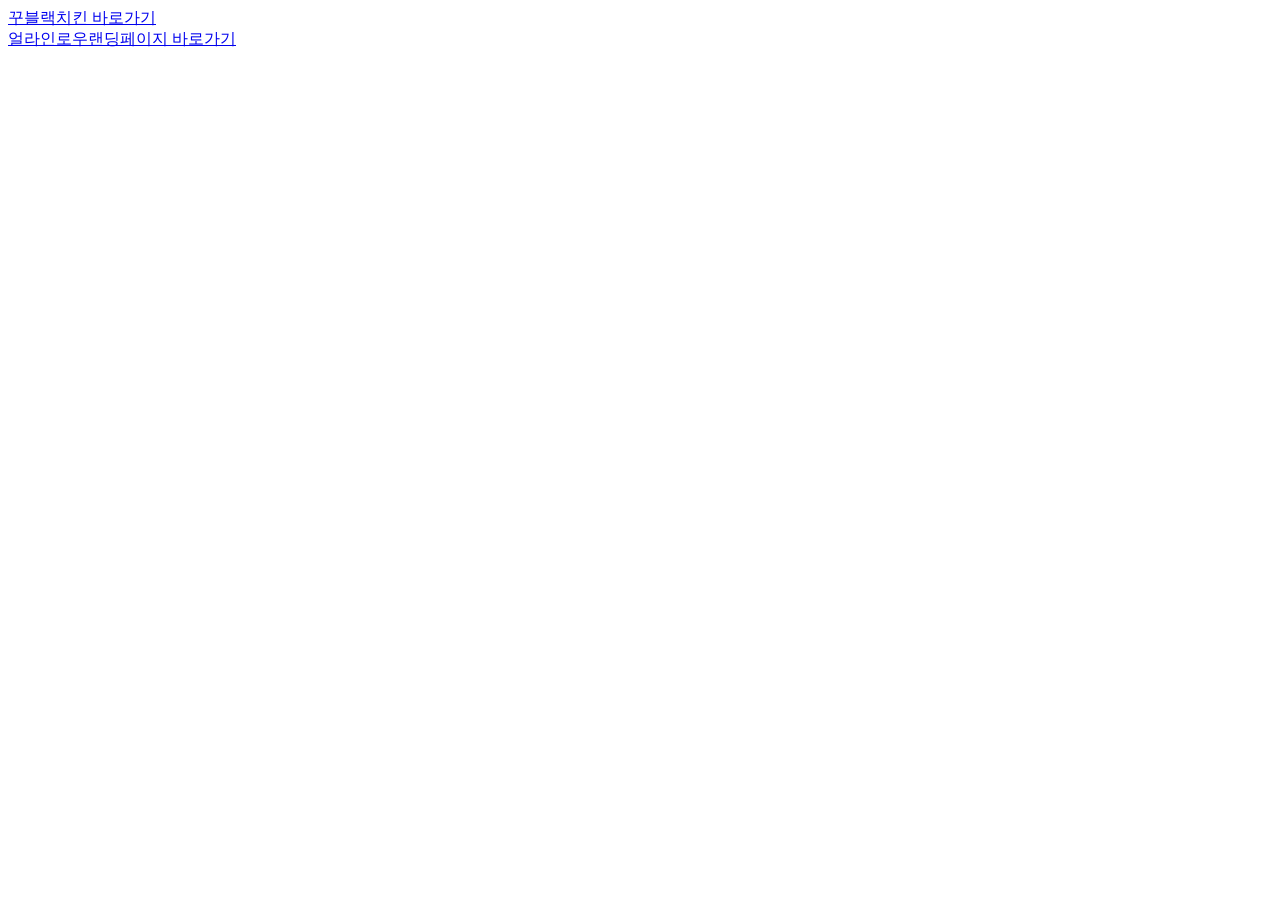
<file: index.html>
<!DOCTYPE html>
<html lang="en">
<head>
    <meta charset="UTF-8">
    <meta name="viewport" content="width=device-width, initial-scale=1.0">
    <title>Document</title>
</head>
<body>
    <a href="kkublack/index.html">꾸블랙치킨 바로가기</a>
    <br>
    <a href="alignlaw/index.html"> 얼라인로우랜딩페이지 바로가기</a>
</body>
</html>
</file>
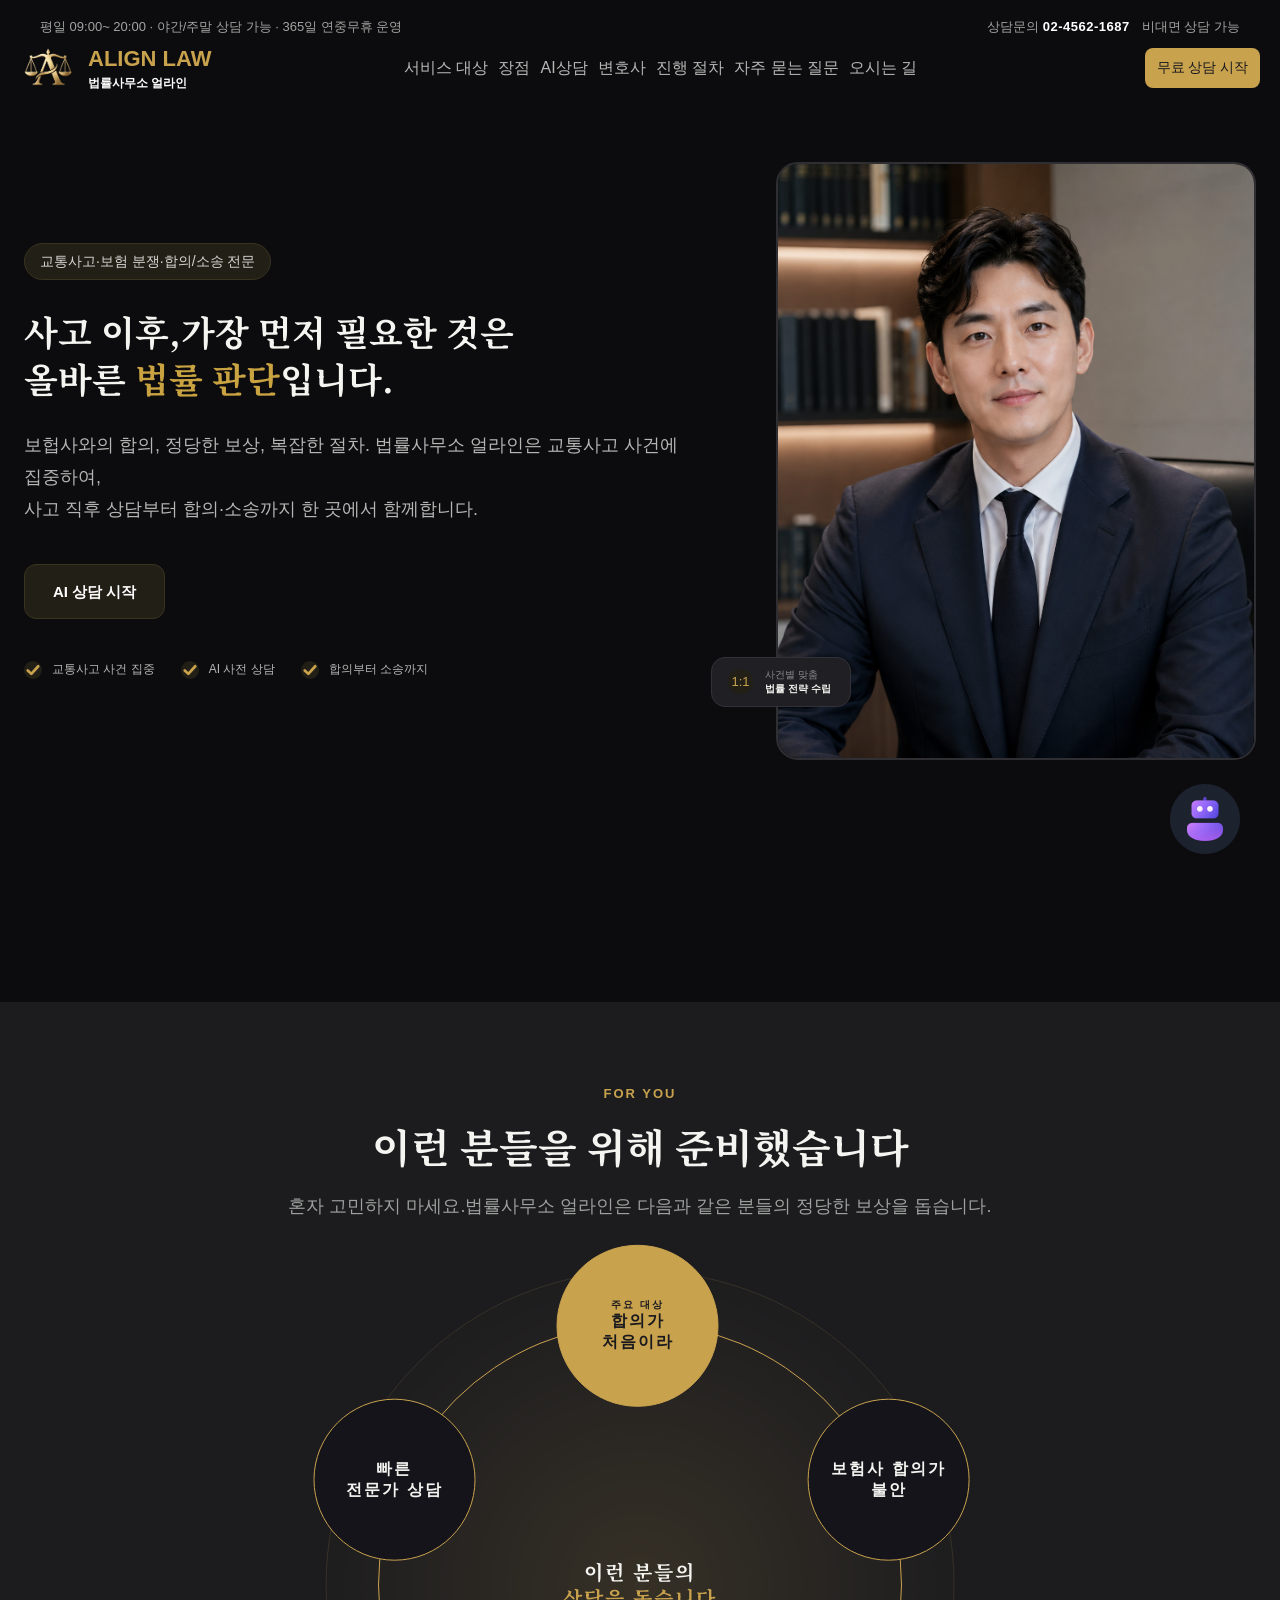
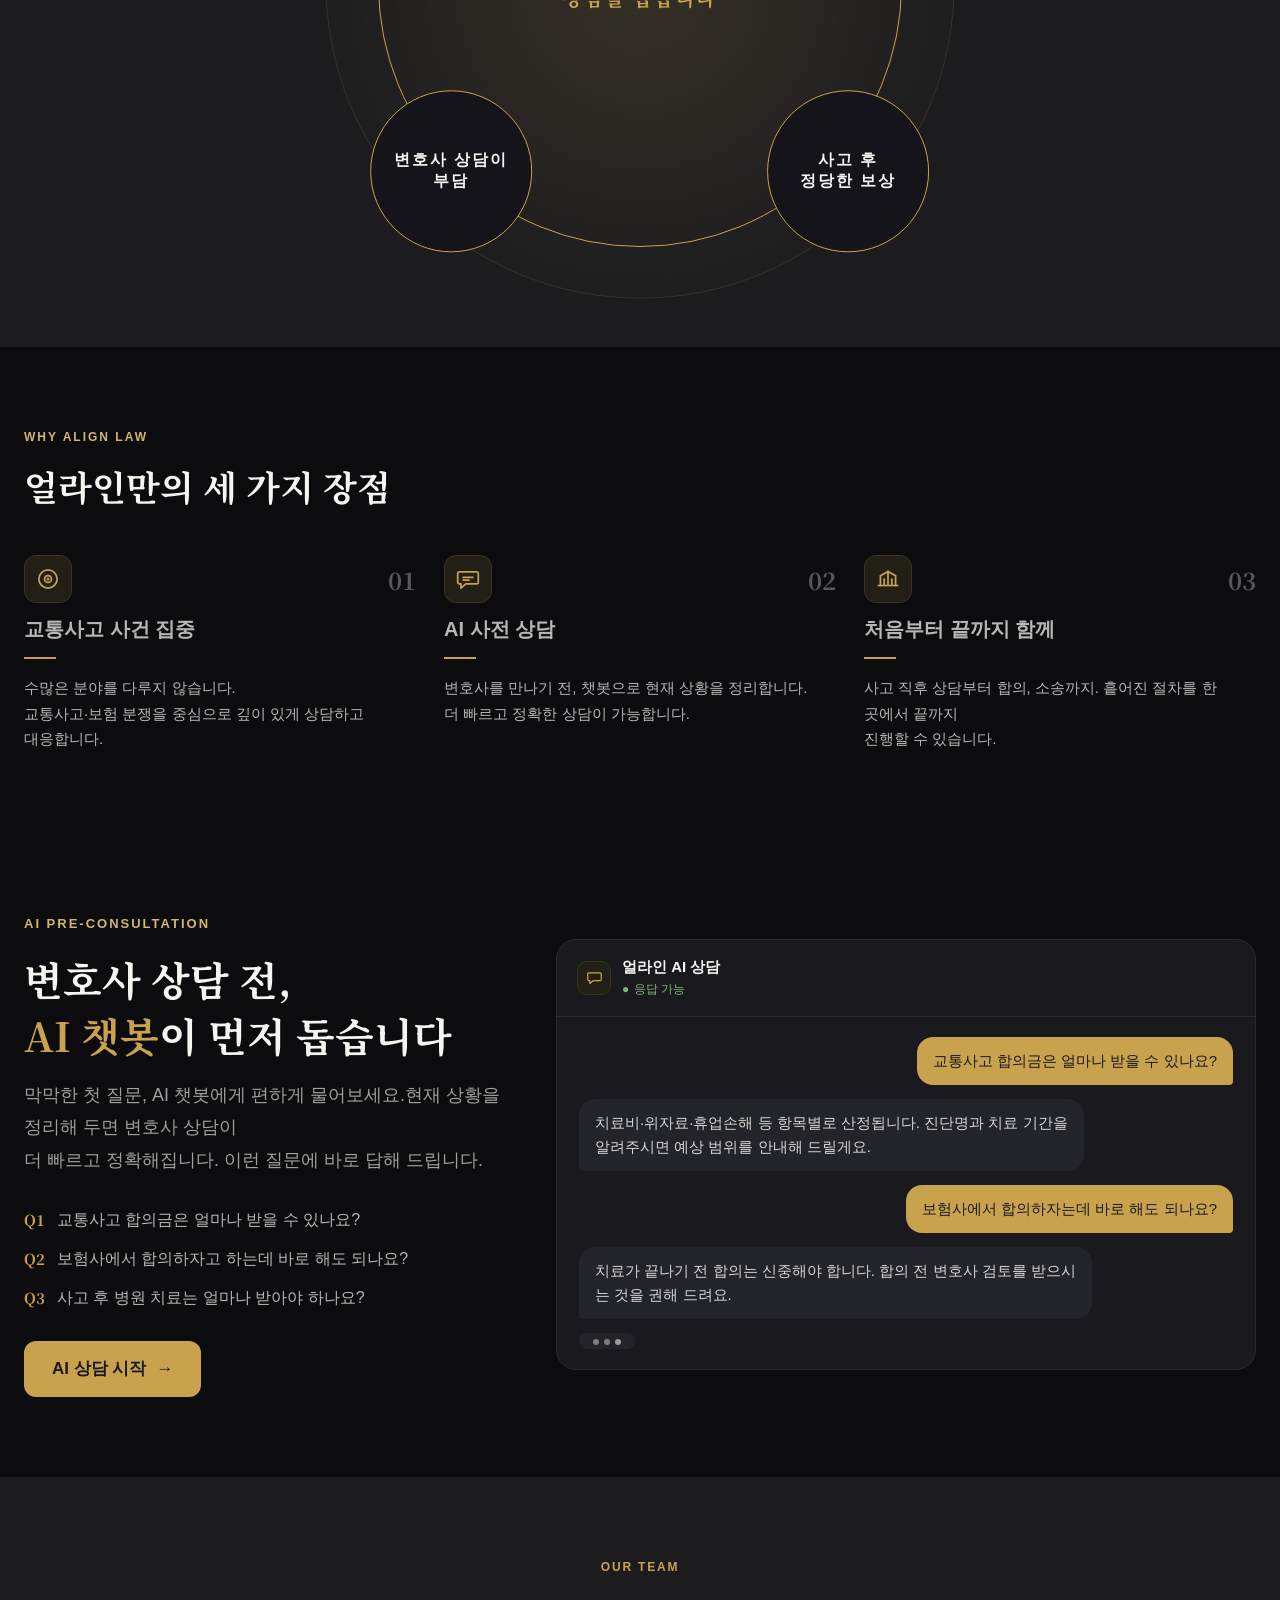
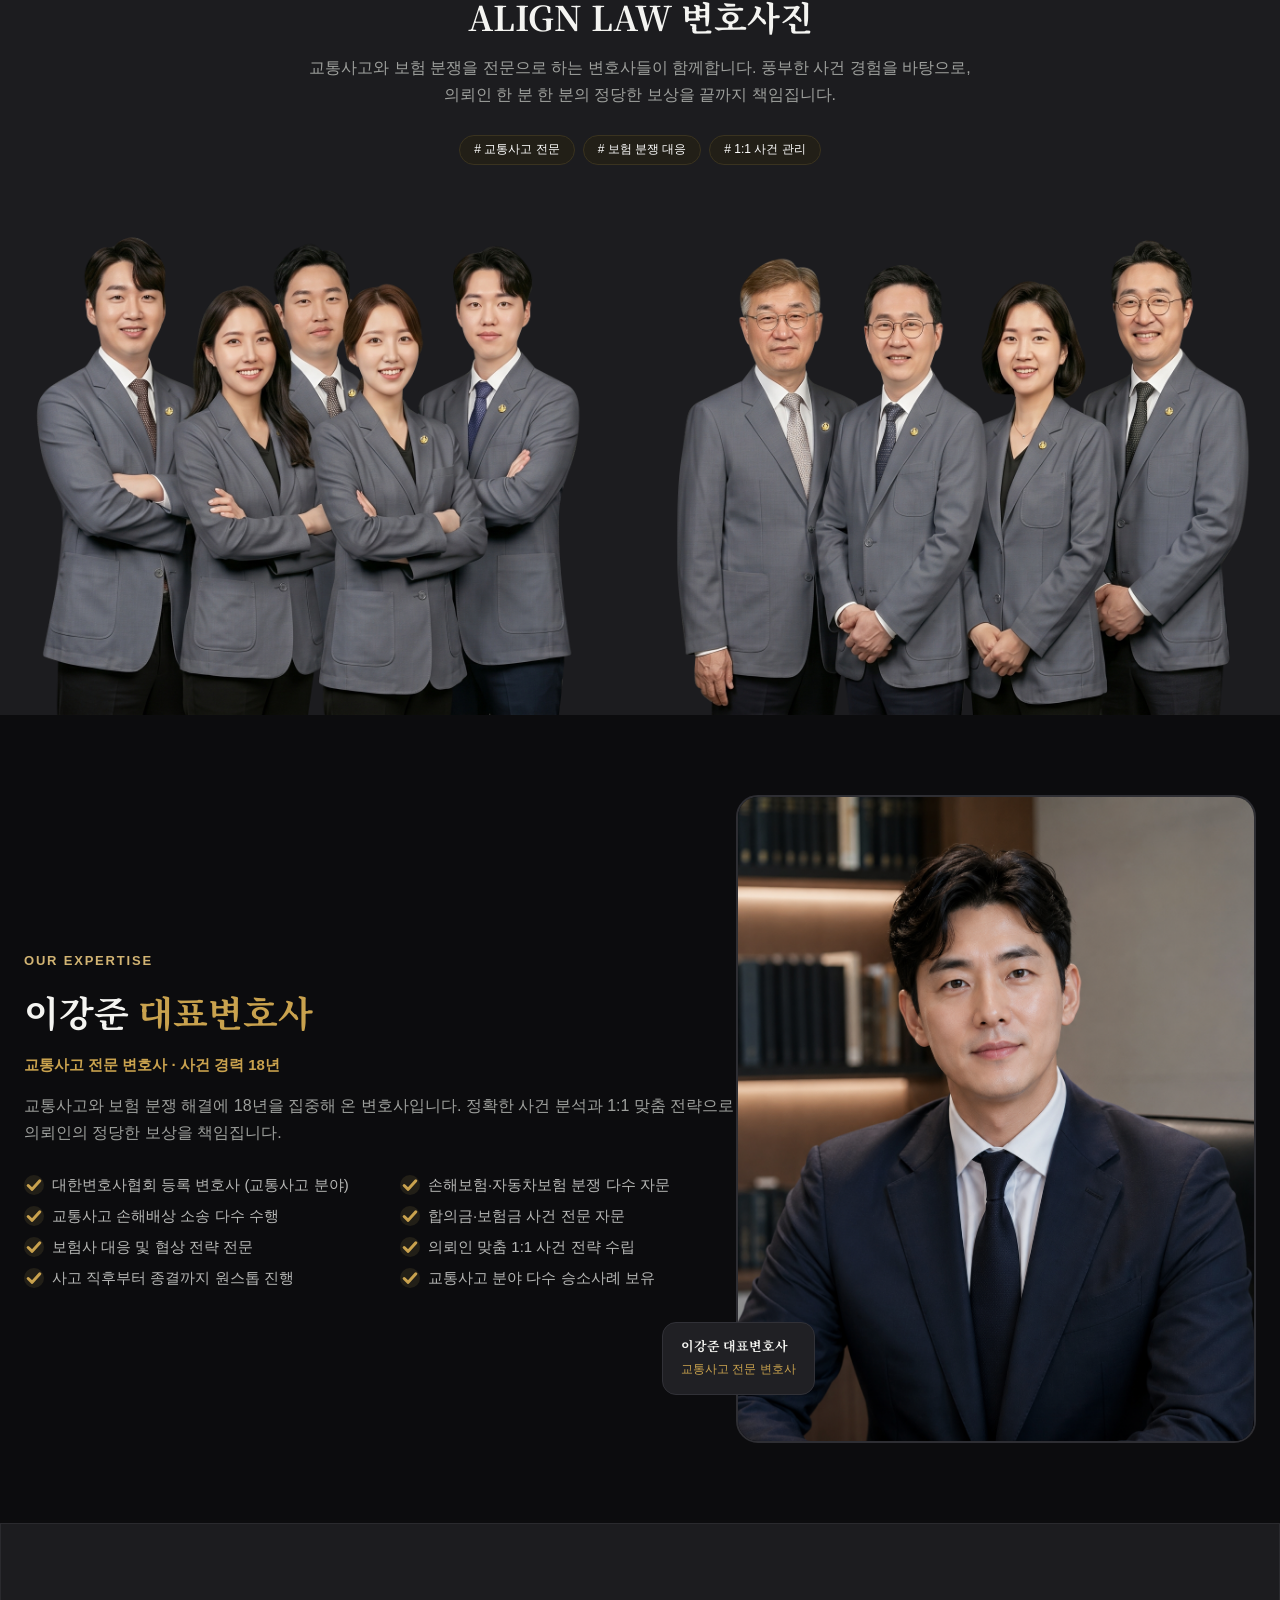
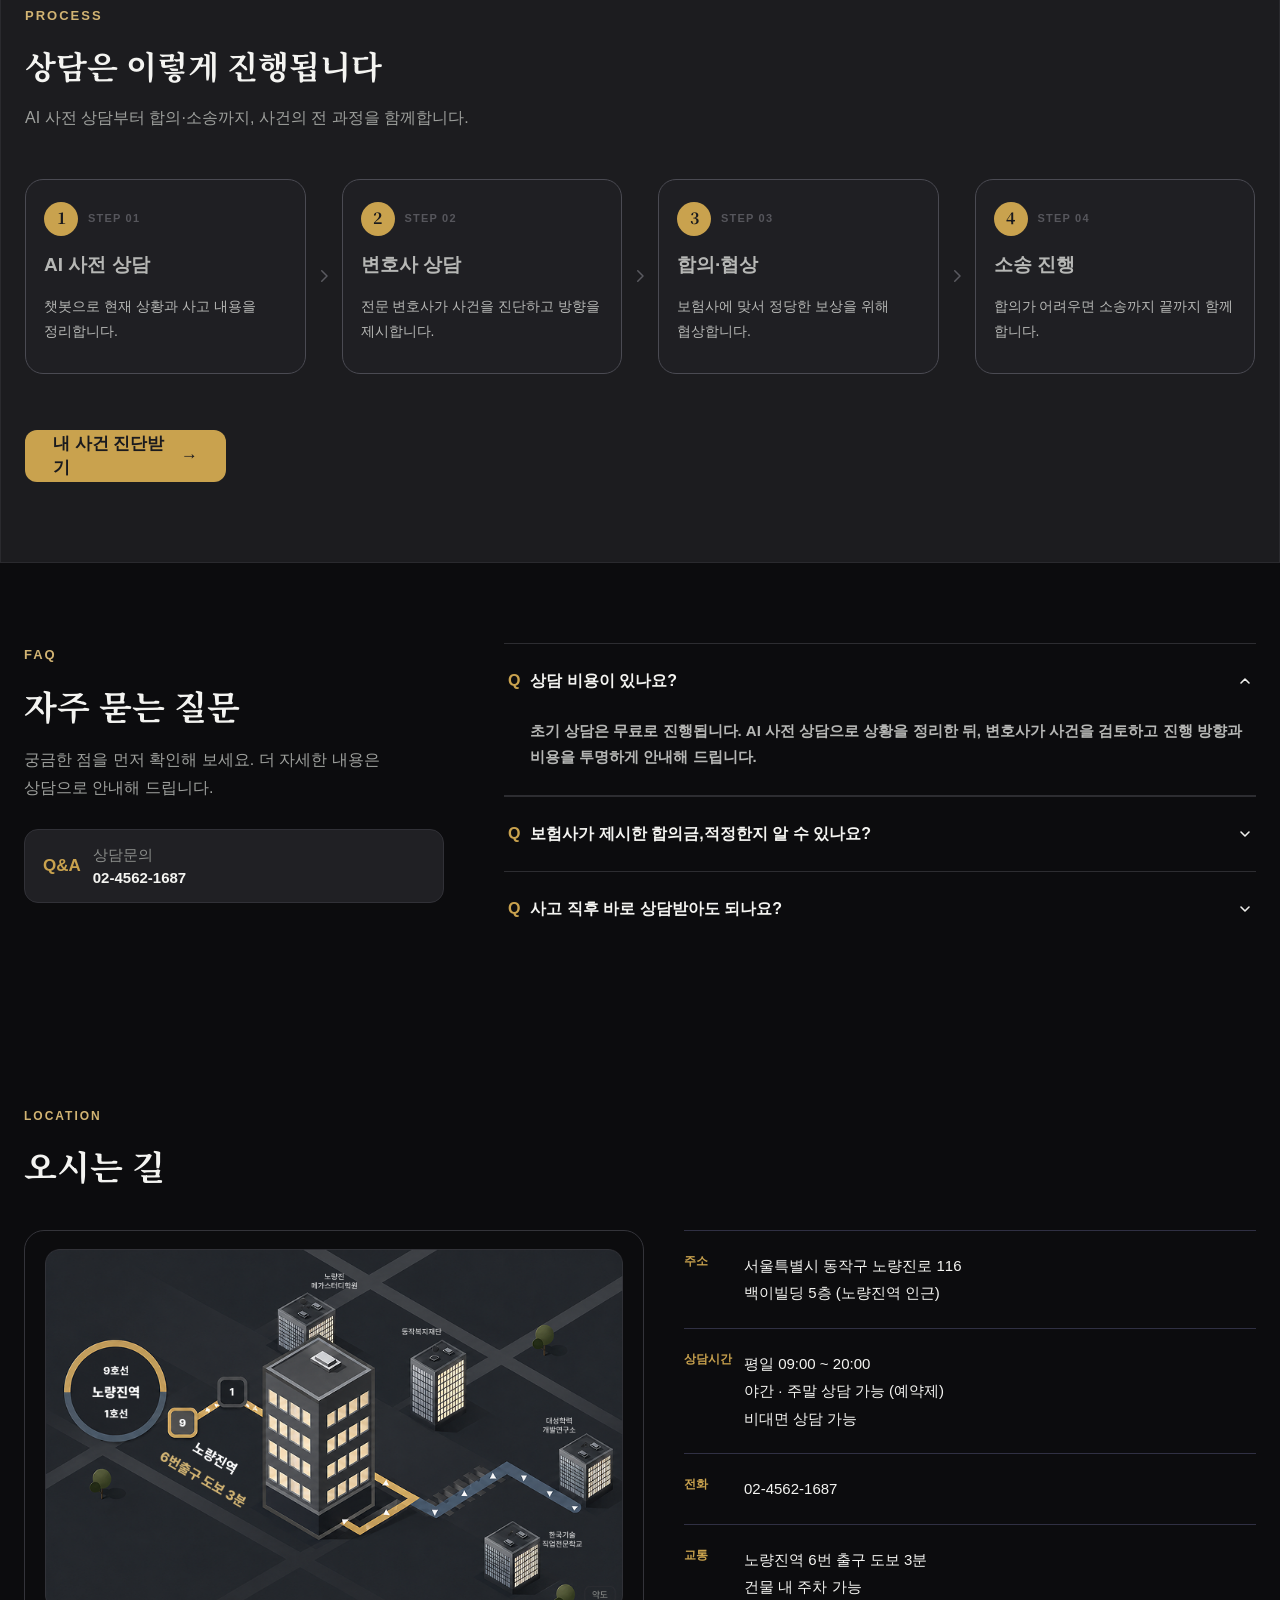
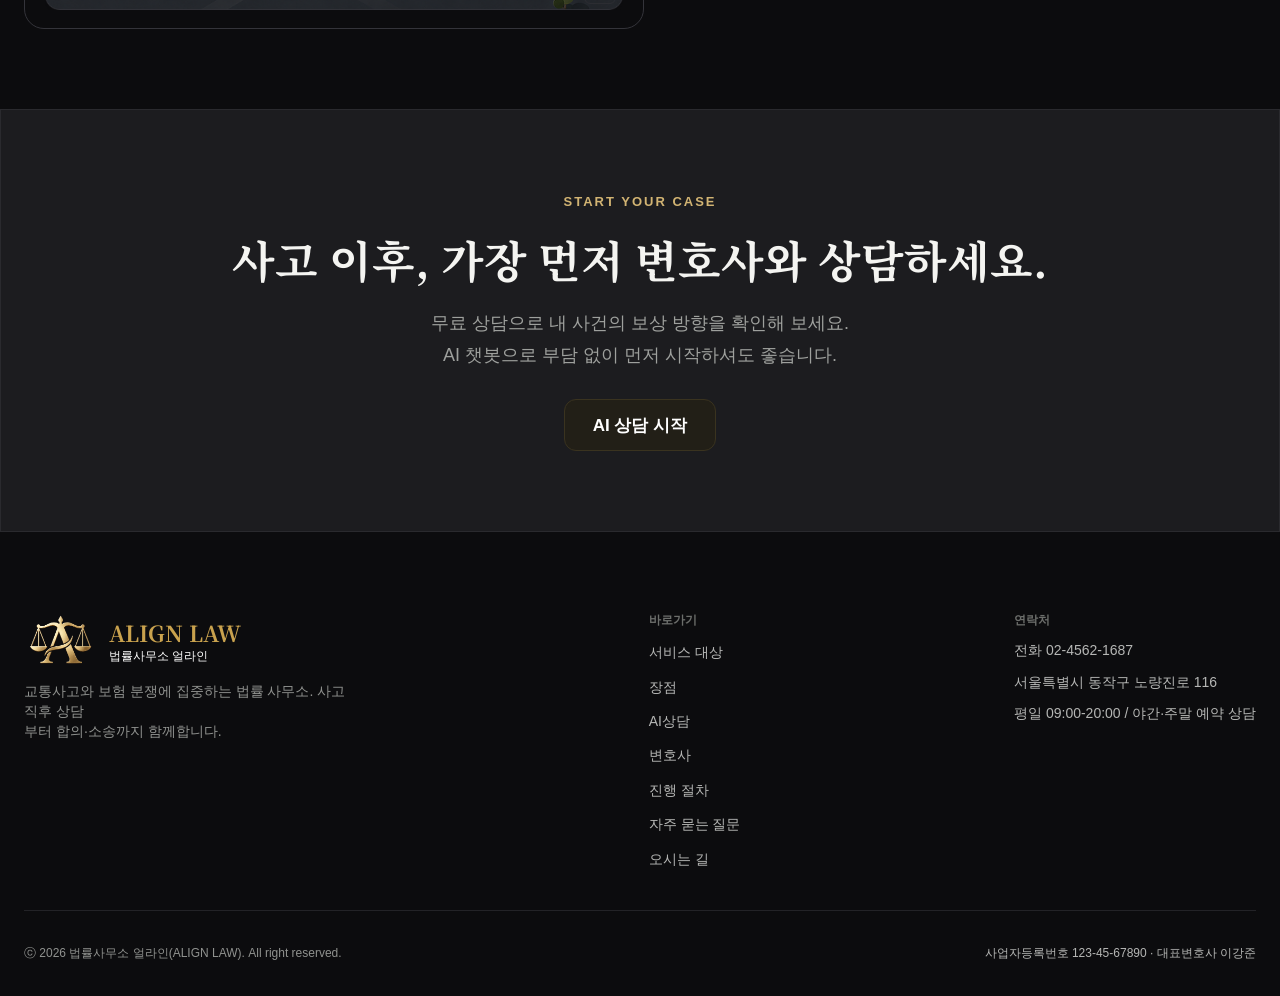
<file: alignlaw/index.html>
<!DOCTYPE html>
<html lang="en">
<head>
    <meta charset="UTF-8">
    <meta name="viewport" content="width=device-width, initial-scale=1.0">
    <meta name="author" content="김제민">
    <meta name="description" content="교통사고, 보험분쟁, 합의 및 소송까지. 법률사무소 얼라인은 사고 직후 상담부터 정당한 보상을 위한 법률 서비스를 제공합니다.">
    <meta name="keywords" content="ALIGN LAW, 법률사무소 얼라인, 교통사고 변호사, 보험분쟁, 손해배상, 교통사고 합의, 법률상담">
    <meta property="og:type" content="website">
    <meta property="og:title" content="ALIGN LAW | 교통사고·보험분쟁 전문 법률사무소">
    <meta property="og:description" content="교통사고, 보험분쟁, 합의 및 소송까지. 사고 직후 상담부터 정당한 보상을 위한 법률 서비스를 제공합니다.">
    <meta property="og:img" content="img/og-img.png">
    <meta property="og:img" content="img/og-img.svg">
    <meta property="og:url" content="https://ea3978-cloud.github.io/Portfolio/alignlaw/index.html">
    <title>Align LAW | 교통사고 · 보험분쟁 전문 법률사무소</title>
    <link rel="stylesheet" href="../css/default.css">
    <link rel="stylesheet" href="../assets/css/font.css">
    <link rel="stylesheet" href="css/main.css">
    <link rel="stylesheet" href="css/chatbot.css">
</head>
<body>
    <header id="header">
        <div class="top-bar">
            <div class="inner">
                <div class="top-left">
                    <span>평일 09:00~ 20:00 ·</span>
                    <span>야간/주말 상담 가능 ·</span>
                    <span>365일 연중무휴 운영</span>
                </div>
                <div class="top-right">
                    <span>상담문의</span>
                    <a href="tel:02-4562-1687" class="gap">02-4562-1687</a>
                    <span>비대면 상담 가능</span>
                </div>
            </div>
        </div>
        <div class="inner">
            <h1 class="logo">
                <a href="#">
                    <img src="img/logo.png" alt="ALIGN LAW">
                    <div class="logo-text">
                        <span class="logo-title">ALIGN LAW</span>
                        <span class="logo-sub">법률사무소 얼라인</span>
                    </div>
                </a>
            </h1>
            <nav class="gnb">
                <ul>
                    <li><a href="#hero">서비스 대상</a></li>
                    <li><a href="#why">장점</a></li>
                    <li><a href="#chat">AI상담</a></li>
                    <li><a href="#expertise">변호사</a></li>
                    <li><a href="#process">진행 절차</a></li>
                    <li><a href="#faq">자주 묻는 질문</a></li>
                    <li><a href="#location">오시는 길</a></li>
                </ul>
            </nav>
            <div class="header-btn open-chat">
                <a href="#">무료 상담 시작</a>
            </div>
            <button class="menu-btn" type="button" aria-label="메뉴 열기">
                <span></span>
                <span></span>
                <span></span>
            </button>
        </div>
    </header>
    <main>
        <section class="hero-sec" id="hero">
                <div class="inner">
                    <div class="hero-content">
                        <div class="tag">
                            교통사고·보험 분쟁·합의/소송 전문
                        </div>
                        <h1>사고 이후,가장 먼저 필요한 것은<br>올바른 <span>법률 판단</span>입니다.</h1>
                        <p>보헙사와의 합의, 정당한 보상, 복잡한 절차. 법률사무소 얼라인은 교통사고 사건에 집중하여,<br>사고 직후 상담부터 합의·소송까지 한 곳에서 함께합니다.</p>
                        <div class="hero-btn">
                            <!-- <a href="#" class="btn btn-gold open-chat">
                                <span>무료 상담 시작</span>
                                <span>→</span>
                            </a> -->
                            <a href="#" class="btn btn-dark open-chat">AI 상담 시작</a>
                        </div>
                        <ul class="hero-info">
                            <li>
                                <img class="icon" src="img/check.svg" alt="">
                                <span>교통사고 사건 집중</span>
                            </li>
                            <li>
                                <img class="icon" src="img/check.svg" alt="">
                                <span>AI 사전 상담</span>
                            </li>
                            <li>
                                <img class="icon" src="img/check.svg" alt="">
                                <span>합의부터 소송까지</span>
                            </li>
                        </ul>                    
                    </div>
                    <div class="hero-img">
                        <img src="img/head.png" alt="">
                        <div class="career-box">
                            <strong class="career-num">1:1</strong>
                            <span>사건별 맞춤<br><strong class="career-txt">법률 전략 수립</strong></span>
                        </div>
                    </div>
                </div>
        </section>
        <section class="foryou-sec">
            <div class="foryou-inner">
                <div class="sec-title">
                    <span class="sub-title">FOR YOU</span>
                    <h2>이런 분들을 위해 준비했습니다</h2>
                    <p>혼자 고민하지 마세요.법률사무소 얼라인은 다음과 같은 분들의 정당한 보상을 돕습니다.</p>
                </div>
                <div class="circle">
                    <div class="circle-bg-outline"></div>
                    <div class="circle-bg"></div>
                    <div class="center-txt">
                        <p class="sub-txt">이런 분들의</p>
                        <p>상담을 돕습니다</p>
                    </div>
                    <div class="item item01">
                        <p>보험사 합의가<br>불안</p>
                    </div>
                    <div class="item item02">
                        <p>사고 후<br>정당한 보상</p>
                    </div>
                    <div class="item item03">
                        <p>변호사 상담이<br>부담</p>
                    </div>
                    <div class="item item04">
                        <p>빠른<br>전문가 상담</p>
                    </div>
                    <div class="item item05 active">
                        <p>주요 대상</p>
                        <p class="first">합의가<br>처음이라</p>
                    </div>
                </div>
            </div>
        </section>
        <section class="why-sec" id="why">
            <div class="inner">
                <div class="section-title">
                    <span class="why-sub-title">WHY ALIGN LAW</span>
                    <h2 class="sub-tit">얼라인만의 세 가지 장점</h2>
                </div>
                <ul class="why-list">
                    <li>
                        <div class="why-top">
                            <div class="why-icon">
                                <img src="img/icon01.svg" alt="">
                            </div>
                            <span class="why-num">01</span>
                        </div>
                        <h3 class="why-title">교통사고 사건 집중</h3>
                        <p>수많은 분야를 다루지 않습니다.<br>교통사고·보험 분쟁을 중심으로 깊이 있게 상담하고 대응합니다.</p>
                    </li>
                    <li>
                        <div class="why-top">
                            <div class="why-icon">
                                <img src="img/icon02.svg" alt="">
                            </div>
                            <span class="why-num">02</span>
                        </div>
                        <h3 class="why-title">AI 사전 상담</h3>
                        <p>변호사를 만나기 전, 챗봇으로 현재 상황을 정리합니다.<br>더 빠르고 정확한 상담이 가능합니다.</p>
                    </li>
                    <li>
                        <div class="why-top">
                            <div class="why-icon">
                                <img src="img/icon03.svg" alt="">
                            </div>
                            <span class="why-num">03</span>
                        </div>
                        <h3 class="why-title">처음부터 끝까지 함께</h3>
                        <p>사고 직후 상담부터 합의, 소송까지. 흩어진 절차를 한 곳에서 끝까지<br>진행할 수 있습니다.</p>
                    </li>
                </ul>
            </div>
        </section>
        <section class="chat-sec" id="chat">
            <div class="inner">
            <!-- 왼쪽 -->
                <div class="chat-content">
                    <span class="chat-sub-title">
                        AI PRE-CONSULTATION
                    </span>
                    <h2 class="chat-title">변호사 상담 전,<br><strong>AI 챗봇</strong>이 먼저 돕습니다</h2>
                    <p class="chat-desc">
                        막막한 첫 질문, AI 챗봇에게 편하게 물어보세요.현재 상황을 정리해 두면 변호사 상담이 <br>더 빠르고 정확해집니다. 이런 질문에 바로 답해 드립니다.
                    </p>
                    <ul class="question-list">
                        <li>
                            <span>Q1</span>
                            <p>교통사고 합의금은 얼마나 받을 수 있나요?</p>
                        </li>
                        <li>
                            <span>Q2</span>
                            <p>보험사에서 합의하자고 하는데 바로 해도 되나요?</p>
                        </li>
                        <li>
                            <span>Q3</span>
                            <p>사고 후 병원 치료는 얼마나 받아야 하나요?</p>
                        </li>
                    </ul>
                    <a href="#" class="chat-btn open-chat">
                        <span>AI 상담 시작</span>
                        <span>→</span>
                    </a>
                </div>
                <!-- 오른쪽 -->
                <div class="chat-box">
                    <div class="chat-header">
                        <div class="chat-profile">
                            <div class="chat-icon">
                                <img src="img/icon04.svg" alt="">
                            </div>
                            <div class="chat-info">
                                <strong>얼라인 AI 상담</strong>
                                <span>●</span>
                                <span>응답 가능</span>
                            </div>
                        </div>
                    </div>
                    <div class="chat-body">
                        <div class="msg user">
                            <p>교통사고 합의금은 얼마나 받을 수 있나요?</p>
                        </div>
                        <div class="msg bot">
                            <p>
                                치료비·위자료·휴업손해 등 항목별로 산정됩니다. 진단명과 치료 기간을<br> 알려주시면 예상 범위를 안내해 드릴게요. 
                            </p>
                        </div>
                        <div class="msg user">
                            <p>보험사에서 합의하자는데 바로 해도 되나요?</p>
                        </div>
                        <div class="msg bot">
                            <p>
                                치료가 끝나기 전 합의는 신중해야 합니다. 합의 전 변호사 검토를 받으시<br>는 것을 권해 드려요.
                            </p>
                        </div>
                        <div class="typing">
                        <span></span>
                        <span></span>
                        <span></span>
                    </div>
                    </div>
                </div>
            </div>
        </section>
        <section class="team-sec">
            <div class="team-inner">
                <div class="section-tit">
                    <span class="team-sub-title">
                        OUR TEAM
                    </span>
                    <h2 class="team-title">ALIGN LAW 변호사진</h2>
                    <p>교통사고와 보험 분쟁을 전문으로 하는 변호사들이 함께합니다. 풍부한 사건 경험을 바탕으로,<br>의뢰인 한 분 한 분의 정당한 보상을 끝까지 책임집니다.</p>
                </div>
                <ul class="team-tag">
                    <li>
                        <span># 교통사고 전문</span>
                    </li>
                    <li>
                        <span># 보험 분쟁 대응</span>
                    </li>
                    <li>
                        <span># 1:1 사건 관리</span>
                    </li>
                </ul>
            </div>
        </section>
        <section class="expertise-sec" id="expertise">
            <div class="inner expertise-inner">
                <div class="expertise-content">
                    <div class="absolute">
                        <span class="expertise-sub-title">
                            OUR EXPERTISE
                        </span>
                        <h2 class="expertise-title">
                            이강준 <strong class="expertise-highlight">대표변호사</strong>
                        </h2>
                        <strong class="expertise-career">
                            교통사고 전문 변호사 · 사건 경력 18년
                        </strong>
                    </div>
                    <p class="expertise-desc">
                        교통사고와 보험 분쟁 해결에 18년을 집중해 온 변호사입니다.
                        정확한 사건 분석과 1:1 맞춤 전략으로
                        의뢰인의 정당한 보상을 책임집니다.
                    </p>
                    <ul class="expertise-list">
                        <li>
                            <img src="img/check.svg" alt="">
                            <span>대한변호사협회 등록 변호사 (교통사고 분야)</span>
                        </li>
                        <li>
                            <img src="img/check.svg" alt="">
                            <span>손해보험·자동차보험 분쟁 다수 자문</span>
                        </li>
                        <li>
                            <img src="img/check.svg" alt="">
                            <span>교통사고 손해배상 소송 다수 수행</span>
                        </li>
                        <li>
                            <img src="img/check.svg" alt="">
                            <span>합의금·보험금 사건 전문 자문</span>
                        </li>
                        <li>
                            <img src="img/check.svg" alt="">
                            <span>보험사 대응 및 협상 전략 전문</span>
                        </li>
                        <li>
                            <img src="img/check.svg" alt="">
                            <span>의뢰인 맞춤 1:1 사건 전략 수립</span>
                        </li>
                        <li>
                            <img src="img/check.svg" alt="">
                            <span>사고 직후부터 종결까지 원스톱 진행</span>
                        </li>
                        <li>
                            <img src="img/check.svg" alt="">
                            <span>교통사고 분야 다수 승소사례 보유</span>
                        </li>
                    </ul>
                </div>
                <div class="expertise-photo">
                    <img src="img/head.png" alt="대표변호사">
                    <div class="expertise-card">
                        <strong>이강준 대표변호사</strong>
                        <span>교통사고 전문 변호사</span>
                    </div>
                </div>
            </div>
        </section>
        <section class="process-sec" id="process">
            <div class="inner pro-inner">
                <div class="pro-title-wrap">
                    <span class="pro-sub-title">
                        PROCESS
                    </span>
                    <h2 class="pro-title">
                        상담은 이렇게 진행됩니다
                    </h2>
                    <p class="pro-desc">
                        AI 사전 상담부터 합의·소송까지, 사건의 전 과정을 함께합니다.
                    </p>
                </div>
                <ul class="pro-list">
                    <li class="pro-item">
                        <div class="pro-top">
                            <span class="pro-num">1</span>
                            <span class="pro-step">STEP 01</span>
                        </div>
                        <h3 class="pro-item-title">
                            AI 사전 상담
                        </h3>
                        <p class="pro-item-desc">
                            챗봇으로 현재 상황과 사고 내용을 정리합니다.
                        </p>
                        <img class="pro-arrow" src="img/arrow-right.svg" alt="">
                    </li>
                    <li class="pro-item">
                        <div class="pro-top">
                            <span class="pro-num">2</span>
                            <span class="pro-step">STEP 02</span>
                        </div>
                        <h3 class="pro-item-title">
                            변호사 상담
                        </h3>
                        <p class="pro-item-desc">
                            전문 변호사가 사건을 진단하고 방향을<br>제시합니다.
                        </p>
                        <img class="pro-arrow" src="img/arrow-right.svg" alt="">
                    </li>
                    <li class="pro-item">
                        <div class="pro-top">
                            <span class="pro-num">3</span>
                            <span class="pro-step">STEP 03</span>
                        </div>
                        <h3 class="pro-item-title">
                            합의·협상
                        </h3>
                        <p class="pro-item-desc">
                            보험사에 맞서 정당한 보상을 위해 협상합니다.
                        </p>
                        <img class="pro-arrow" src="img/arrow-right.svg" alt="">
                    </li>
                    <li class="pro-item">
                        <div class="pro-top">
                            <span class="pro-num">4</span>
                            <span class="pro-step">STEP 04</span>
                        </div>
                        <h3 class="pro-item-title">
                            소송 진행
                        </h3>
                        <p class="pro-item-desc">
                            합의가 어려우면 소송까지 끝까지 함께 합니다.
                        </p>
                    </li>
                </ul>
                <a href="#" class="pro-btn open-chat">
                    <span>내 사건 진단받기</span>
                    <span>→</span>
                </a>
            </div>
        </section>
        <section class="faq-sec" id="faq">
            <div class="inner faq-inner">
                <!-- 왼쪽 -->
                <div class="faq-content">
                    <span class="faq-sub-title">FAQ</span>
                    <h2 class="faq-title">자주 묻는 질문</h2>
                    <p class="faq-desc">
                        궁금한 점을 먼저 확인해 보세요. 더 자세한 내용은 상담으로 안내해 드립니다.
                    </p>
                    <div class="faq-call">
                        <strong>Q&A</strong>
                        <div class="faq-call-info">
                            <span>상담문의</span>
                            <p>02-4562-1687</p>
                        </div>
                    </div>
                </div>
                <!-- 오른쪽 -->
                <div class="faq-list">
                    <div class="faq-item active">
                        <button class="faq-question">
                            <span>
                                <strong>Q</strong>
                                상담 비용이 있나요?
                            </span>
                            <img src="img/arrow-bot.svg" alt="">
                        </button>
                        <div class="faq-answer">
                            <p>
                                초기 상담은 무료로 진행됩니다. AI 사전 상담으로 상황을 정리한 뒤, 변호사가 사건을 검토하고 진행 방향과 비용을 투명하게 안내해 드립니다.
                            </p>
                        </div>
                    </div>
                    <div class="faq-item">
                        <button class="faq-question">
                            <span>
                                <strong>Q</strong>
                                보험사가 제시한 합의금,<br class="mobile-br">적정한지 알 수 있나요?
                            </span>
                            <img src="img/arrow-bot.svg" alt="">
                        </button>
                        <div class="faq-answer">
                            <p>
                                가능합니다. 사고 내용과 치료기록 등을 검토하여 적정한 보상인지 확인해드립니다.
                            </p>
                        </div>
                    </div>
                    <div class="faq-item">
                        <button class="faq-question">
                            <span>
                                <strong>Q</strong>
                                사고 직후 바로 상담받아도 되나요?
                            </span>
                            <img src="img/arrow-bot.svg" alt="">
                        </button>
                        <div class="faq-answer">
                            <p>
                                네. 사고 직후 상담할수록 증거 확보와 대응 전략 수립에 도움이 됩니다.
                            </p>
                        </div>
                    </div>
                </div>
            </div>
        </section>
        <section class="location-sec" id="location">
            <div class="inner">
                <!-- 왼쪽 -->
                    <div class="location-title-wrap">
                        <span class="location-sub-title">
                            LOCATION
                        </span>
                        <h2 class="location-title">
                            오시는 길
                        </h2>
                    </div>
                    <div class="location-inner">
                        <div class="location-map">
                            <img src="img/map.png" alt="오시는 길">
                        </div>
                            <!-- 오른쪽 -->
                            <div class="location-info">
                                <div class="location-item">
                                    <span class="location-label">주소</span>
                                    <div class="location-text">
                                        <p>서울특별시 동작구 노량진로 116</p>
                                        <p>백이빌딩 5층 (노량진역 인근)</p>
                                    </div>
                                </div>
                                <div class="location-item">
                                    <span class="location-label">상담시간</span>
                                    <div class="location-text">
                                        <p>평일 09:00 ~ 20:00</p>
                                        <p>야간 · 주말 상담 가능 (예약제)</p>
                                        <p>비대면 상담 가능</p>
                                    </div>
                                </div>
                                <div class="location-item">
                                    <span class="location-label">전화</span>
                                    <div class="location-text">
                                        <p>02-4562-1687</p>
                                    </div>
                                </div>
                                <div class="location-item">
                                    <span class="location-label">교통</span>
                                    <div class="location-text">
                                        <p>노량진역 6번 출구 도보 3분</p>
                                        <p>건물 내 주차 가능</p>
                                    </div>
                                </div>
                            </div>
                    </div>
            </div>
        </section>
        <section class="case-sec">
            <div class="inner case-inner">
                <span class="case-sub-title">
                    START YOUR CASE
                </span>
                <h2 class="case-title">
                    사고 이후, 가장 먼저 변호사와 상담하세요.
                </h2>
                <p class="case-desc">
                    무료 상담으로 내 사건의 보상 방향을 확인해 보세요.<br>
                    AI 챗봇으로 부담 없이 먼저 시작하셔도 좋습니다.
                </p>
                <div class="case-btn-wrap">
                    <!-- <a href="#" class="case-btn case-btn-free open-chat">
                        <span>무료 상담 시작하기</span>
                        <span>→</span>
                    </a> -->
                    <a href="#" class="case-btn case-btn-AI open-chat">AI 상담 시작</a>
                </div>
            </div>
        </section>
    </main>
    <footer class="footer-section">
        <div class="inner footer-inner">
            <!-- 로고 -->
                <div class="footer-brand">
                <a href="" class="footer-logo">
                    <img src="img/logo.png" alt="ALIGN LAW">
                    <div class="footer-logo-text">
                        <strong>ALIGN LAW</strong>
                        <span>법률사무소 얼라인</span>
                    </div>
                </a>
                <p class="footer-brand-desc">
                    교통사고와 보험 분쟁에 집중하는 법률 사무소. 사고 직후 상담<br>부터
                    합의·소송까지 함께합니다.
                </p>
                </div>
            <!-- 메뉴 -->
                <div class="footer-menu">
                <strong class="footer-title">바로가기</strong>
                <ul class="footer-nav">
                    <li><a href="#hero">서비스 대상</a></li>
                    <li><a href="#why">장점</a></li>
                    <li><a href="#chat">AI상담</a></li>
                    <li><a href="#expertise">변호사</a></li>
                    <li><a href="#process">진행 절차</a></li>
                    <li><a href="#faq">자주 묻는 질문</a></li>
                    <li><a href="#location">오시는 길</a></li>
                </ul>
                </div>
            <!-- 연락처 -->
                <div class="footer-contact">
                    <strong class="footer-title">연락처</strong>
                    <ul class="footer-info">
                        <li>전화 02-4562-1687</li>
                        <li>서울특별시 동작구 노량진로 116</li>
                        <li>평일 09:00-20:00 / 야간·주말 예약 상담</li>
                    </ul>
                </div>
        </div>
        <div class="footer-bottom">
            <div class="inner footer-bottom-inner">
                <p>ⓒ 2026 법률사무소 얼라인(ALIGN LAW). All right reserved.</p>
                <span>사업자등록번호 123-45-67890 · 대표변호사 이강준</span>
            </div>
        </div>
    </footer>
    <!-- chatbot -->
    <div class="chatbot-wrap">
        <button class="chat-toggle">
            <img src="img/chatbot.png" alt="챗봇" class="chatbot-icon">
            <span class="close-icon"></span>
        </button>
        <div class="chat-window"></div>
    </div>
    <button class="top-btn" type="button" aria-label="맨 위로 이동">
        <img src="img/top-button.svg" alt="맨 위로">
    </button>
    <script>
        // menu script
            const menuBtn = document.querySelector(".menu-btn");
            const gnb = document.querySelector(".gnb");

            menuBtn.addEventListener("click", () => {
                menuBtn.classList.toggle("is-open");
                gnb.classList.toggle("is-open");

                if(menuBtn.classList.contains("is-open")) {
                console.log("열려있어!")
                }   else {
                console.log("닫혀있어!")
                }
            })
            
            const gnbLink = document.querySelectorAll(".gnb a");
            gnbLink.forEach((link) => {
                link.addEventListener("click",() =>{
                    menuBtn.classList.remove("is-open");
                    gnb.classList.remove("is-open");
                })
            })

        // foryou script
            const items = document.querySelectorAll('.item');
                let currentIndex = 4; // item05(인덱스 4)에서 시작

                setInterval(() => {
                    // 현재 active 제거
                    items[currentIndex].classList.remove('active');
                    
                    // 다음 인덱스 계산 (순환)
                    currentIndex = (currentIndex + 1) % items.length;
                    
                    // 새로운 active 추가
                    items[currentIndex].classList.add('active');
                }, 2000);
        
        // faq script
            const faqItems = document.querySelectorAll(".faq-item");

                faqItems.forEach(item => {
                    const btn = item.querySelector(".faq-question");
                    btn.addEventListener("click",()=>{
                        faqItems.forEach(el=>{
                            if(el !== item){
                                el.classList.remove("active");
                            }
                        });
                        item.classList.toggle("active");
                    });
                });
        
        // chatbot script
            const chatToggle = document.querySelector(".chat-toggle");
            const chatWindow = document.querySelector(".chat-window");

            function openChat() {
                chatToggle.classList.add("active");
                chatWindow.classList.add("active");
            }

            function closeChat() {
                chatToggle.classList.remove("active");
                chatWindow.classList.remove("active");
            }

            chatToggle.addEventListener("click", () => {
                if(chatWindow.classList.contains("active")){
                    closeChat();
                        }else{
                            openChat();
                }
            });
        
        // cta button -> chatbot open script
            const openChatBtns = document.querySelectorAll(".open-chat");

            openChatBtns.forEach(btn => {
                btn.addEventListener("click",(e)=>{
                    e.preventDefault();
                    openChat();
                });
            });
        
        // top button script
            const topBtn = document.querySelector(".top-btn");

            window.addEventListener("scroll", () => {
                if (window.scrollY > 400) {
                topBtn.classList.add("show");
                } else {
                topBtn.classList.remove("show");
                }
            });

            topBtn.addEventListener("click", () => {
                window.scrollTo({
                    top: 0,
                    behavior: "smooth"
                });
            });
    </script>
</body>
</html>
</file>
<file: css/default.css>
/* ============================================================
   reset.css
   Responsive Reset — Mobile / iOS / Android / Desktop
   ============================================================ */


/* ------------------------------------------------------------
   1. Box Sizing
   ------------------------------------------------------------ */
*,
*::before,
*::after {
  box-sizing: border-box;
}


/* ------------------------------------------------------------
   2. Reset Margin & Padding
   ------------------------------------------------------------ */
* {
  margin: 0;
  padding: 0;
}


/* ------------------------------------------------------------
   3. Root / HTML
   ------------------------------------------------------------ */
html {
  -webkit-text-size-adjust: 100%;
  text-size-adjust: 100%;
  /* scroll-behavior는 전역 설정 대신 필요한 곳에 개별 적용 권장 */
}


/* ------------------------------------------------------------
   4. Body
   ------------------------------------------------------------ */
body {
  min-height: 100dvh;
  line-height: 1.5;
  text-rendering: optimizeSpeed;
  -webkit-font-smoothing: antialiased;
  -moz-osx-font-smoothing: grayscale;
  overflow-x: hidden;
}

/* overflow-x 양쪽 차단 */
/* html {
  overflow-x: hidden;
} */


/* ------------------------------------------------------------
   5. Typography
   ------------------------------------------------------------ */
h1, h2, h3, h4, h5, h6, p {
  overflow-wrap: break-word;
  word-break: keep-all; /* 한국어 줄바꿈 최적화 */
}


/* ------------------------------------------------------------
   6. Lists
   ------------------------------------------------------------ */
ul,
ol {
  list-style: none;
}


/* ------------------------------------------------------------
   7. Links
   ------------------------------------------------------------ */
a {
  color: inherit;
  text-decoration: none;
}


/* ------------------------------------------------------------
   8. Media
   ------------------------------------------------------------ */
img,
picture,
video,
canvas,
svg {
  display: block;
  max-width: 100%;
  vertical-align: middle; /* 인라인 이미지 하단 틈새 제거 */
}

/* 이미지 비율 유지 */
img {
  height: auto;
}


/* ------------------------------------------------------------
   9. Form Elements
   ------------------------------------------------------------ */
input,
button,
textarea,
select {
  font: inherit;
  color: inherit;
  background: none;
  border: none;
  padding: 0;
}

/* iOS 기본 스타일 제거 */
button,
input[type="button"],
input[type="submit"],
input[type="reset"],
input,
textarea,
select {
  appearance: none;
  -webkit-appearance: none;
  border-radius: 0;
}

/* 버튼 커서 */
button,
[type="button"],
[type="submit"],
[type="reset"],
[role="button"] {
  cursor: pointer;
}

/* Textarea */
textarea {
  resize: vertical;
}

/* Remove iOS input inner shadow */
input:not([type="range"]),
textarea {
  -webkit-appearance: none;
}


/* ------------------------------------------------------------
   10. Tables
   ------------------------------------------------------------ */
table {
  border-collapse: collapse;
  border-spacing: 0;
}


/* ------------------------------------------------------------
   11. Accessibility
   ------------------------------------------------------------ */
/* 포커스 링 — 완전 제거 대신 커스텀 유지 (접근성) */
:focus {
  outline: none;
}
:focus-visible {
  outline: 2px solid currentColor;
  outline-offset: 2px;
}

/* 스크린리더 전용 숨김 유틸 */
.sr-only {
  position: absolute;
  width: 1px;
  height: 1px;
  padding: 0;
  margin: -1px;
  overflow: hidden;
  clip: rect(0, 0, 0, 0);
  white-space: nowrap;
  border: 0;
}

/* 모션 감소 설정 대응 */
@media (prefers-reduced-motion: reduce) {
  *,
  *::before,
  *::after {
    animation-duration: 0.01ms !important;
    animation-iteration-count: 1 !important;
    transition-duration: 0.01ms !important;
    scroll-behavior: auto !important;
  }
}

/* hidden 속성 보장 */
[hidden] {
  display: none !important;
}


/* ------------------------------------------------------------
   12. Touch / Tap 최적화
   ------------------------------------------------------------ */
a,
button {
  -webkit-tap-highlight-color: transparent;
}

button,
a,
input,
select,
textarea {
  touch-action: manipulation;
}


/* ------------------------------------------------------------
   13. Inherit (선택적)
   ------------------------------------------------------------ */
/* 일부 브라우저에서 상속 누락 보완 */
fieldset {
  border: none;
}

legend {
  padding: 0;
}

/* hr 기본 스타일 초기화 */
hr {
  border: none;
  border-top: 1px solid currentColor;
  margin: 0;
}
</file>
<file: assets/css/font.css>
/* assets/css/font.css */

/* 프리탠다드 가변(varible) 폰트 섡언 */
@font-face {
    font-family: 'pretendard-VF';
    src: url(../font/PretendardVariable.woff2) format(woff2-variations);
    font-weight: 100 900;
    font-style: normal;
    font-display: swap;
}

/* suit 가변(varible) 폰트 선언 */
@font-face {
    font-family: 'SUIT-VF';
    src: url(../font/SUIT-Variable.woff2) format(woff2-variations);
    font-weight: 100 900;
    font-style: normal;
    font-display: swap;
}

/* 웹사이트의 기본 본문 폰트 전체 선언 */
body {
    font-family: 'pretendard-VF',-apple-system, sans-serif;
    font-weight: 400;
    line-height: 1.4;
}

/* @theme {
    --font-sans: 'pretendard-VF',-apple-system, sans-serif;
} */
</file>
<file: alignlaw/css/main.css>
@import url('https://fonts.googleapis.com/css2?family=Noto+Serif+KR:wght@200..900&display=swap');

.top-bar {
    width: 100%;
    padding: 8px 20px;
    background-color: #0c0c0e;
    font-size: 13px;
    color: #a2a4a1;
}
.top-bar .inner{
    max-width:1600px;
    margin:0 auto;

    display:flex;
    justify-content:space-between;
    align-items:center;
}
.top-bar .gap {
    margin: 0 12px 0 4px;
}
.top-right {
    display: flex;
    align-items: center;
}
.top-right a{
    color:#ffffff;
    font-weight:700;
    text-decoration:none;
    letter-spacing:.5px;
}

@media(max-width: 1680px){
    .top-bar.inner {
        padding: 0 30px;;
    }
}
@media(max-width:820px) {
    .top-left span:nth-child(2) {
        display: none;
    }
    .top-bar {font-size: 12px;}
}
@media(max-width:500px){
    .top-bar .inner {
        flex-direction: column;
        justify-content: center;
        padding-top: 4px;
        padding-bottom: 4px;
    }
    .top-left {
        display: none;
    }
    .gap {
        margin: 0;
        font-size: 16px;
        font-weight: 700;
    }
}

/* 공통 */
.inner {
    max-width: 1600px;
    margin: 0 auto;
}

/* header */
header{
    width: 100%;
    padding: 10px 20px;
    background: #0c0c0e;
}
header .inner{
    max-width: 1600px;
    margin:0 auto;
    display: flex;
    align-items: center;
}
.logo{
    flex-shrink:0;
}
.logo a{
    display:flex;
    align-items:center;
    gap:12px;
    text-decoration:none;
}
.logo img{
    width:56px;
    display:block;
}
.logo-text {
    display: flex;
    flex-direction: column;
}
.logo-title {
    font-size: 22px;
    color: #c9a24e;
    white-space: nowrap;
}
.logo-sub {
    font-size: 12px;
    color: #ffffff;
    white-space: nowrap;
}
.gnb {
    flex: 1;
    display: flex;
    justify-content: center;
}
.gnb ul{
    display:flex;
    gap:15px;
}
.gnb a{
    color:#b6b7b5;
    text-decoration:none;
    font-size:16px;
    white-space: nowrap;
    display: inline-block;
    padding: 12px 0;
}
.gnb a:hover {
    color: #c9a24e;
}
.header-btn{
    width:180px;
    display:flex;
    justify-content:flex-end;
}
.header-btn a{
    display:flex;
    justify-content:center;
    align-items:center;
    width:126px;
    height:40px;
    background-color:#c9a24e;
    border-radius:8px;
    color:#1a1a1e;
    padding: 20px 11px;
}
.header-btn a:hover {
    background-color: #1a1a1e;
    color: #f4f4f1;
}
.menu-btn{
    display:none;
    position: relative;
    width: 44px;
    height: 44px;
    border:none;
    background:none;
    cursor:pointer;
    padding:0;
}
.menu-btn span{
    position: absolute;
    left: 50%;
    top: 50%;
    width:24px;
    height:2px;
    background:#fff;
    transition: 0.3s;
}
.menu-btn span:nth-child(1){
    transform:translate(-50%, -8px);
}
.menu-btn span:nth-child(2){
    transform:translate(-50%, -50%);
}
.menu-btn span:nth-child(3){
    transform:translate(-50%, 8px);
}
@media(max-width:1280px) {
    .header.inner {
        justify-content: space-between;
    }
    .gnb ul {
        gap: 10px;
    }
    .header-btn{
        width: 150px;
    }
    .header-btn a {
        width: 115px;
        height: 38px;
        font-size: 14px;
    }
}
@media (max-width: 1024px) {
    header .inner {
        justify-content: space-between;
    }
    .gnb {
        display: none;
    }
    .gnb.is-open {
        position: fixed;
        width: 100%;
        max-width: 600px;
        height: 100dvh;
        top: 0;
        right: 0;
        padding-top: 65px;
        padding-left: 30px;
        background-color: #1a1a1e;
        display: block;
        z-index: 99;
    }
    .gnb ul {
        flex-direction: column;
    }
    .gnb a:hover {
        color: #c9a24e;
    }
    .header-btn {
        display: none;
    }
    .menu-btn {
        display: block;
    }
    
    .menu-btn.is-open span:nth-child(1) {
        transform: translateY(0) rotate(45deg);
        z-index: 99;
    }
    .menu-btn.is-open span:nth-child(2) {
        opacity: 0;
        transform: scaleX(0);
        z-index: 99;
    }
    .menu-btn.is-open span:nth-child(3) {
        transform: translateY(0) rotate(-45deg);
        z-index: 99;
    }
    
}
@media (max-width:820px){
    .logo a{
        gap:6px;
    }
    .logo img{
        width:50px;
    }
    .logo-title{
        font-size:18px;
    }
    .logo-sub{
        font-size:10px;
    }
    .gnb{
        display:none;
    }
    .header-btn{
        display: none;
    }
    .menu-btn{
        display:block;
    }
}

/* hero-sec */
.hero-sec {
    width: 100%;
    min-height: 100dvh;
    background-color: #0c0c0e;
    padding: 60px 24px;
}
.hero-sec .inner {
    max-width: 1600px;
    margin: 0 auto;
    display: flex;
    align-items: center;
    justify-content: space-between;
}
.hero-content {
    width: 55%;
}
.tag {
    display: inline-block;
    padding: 8px 15px;
    border-radius: 30px;
    background: #221f17;
    border: 1px solid #3a331f;
    color: #d6d6d2;
    font-size: 14px;
    margin-bottom: 28px;
}
.hero-content h1 {
    font-family: "Noto Serif KR",serif;
    font-size: 56px;
    line-height: 1.35;
    color: #f4f4f1;
}
.hero-content h1 span {
    color: #c9a242;
}
.hero-content p {
    margin-top: 26px;
    font-size: 18px;
    color: #b6b7b5;
    line-height: 1.8;
}
.hero-btn {
    display: flex;
    margin-top: 38px;
    gap: 14px;
}
.hero-btn a {
    display: inline-flex;
    justify-content: center;
    align-items: center;
    padding: 16px 28px;
    border-radius: 12px;
    font-size: 17px;
    font-weight: 600;
    transition: 0.3s;
}
/* .btn-gold {
    background-color: #c9a24e;
    color: #1a1a1e;
    gap: 10px;
}
.btn-gold:hover {
    background-color: #1a1a1e;
    color: #f4f4f1;
} */
.btn-dark {
    background-color: #221f17;
    border: 1px solid #3a331f;
    color: #ffffff;
}
.btn-dark:hover {
    background-color: #f4f4f1;
    color: #14141a;
}
.hero-info {
    display: flex;
    align-items: center;
    margin-top: 42px;
    gap: 26px;
}
.hero-info li {
    display: flex;
    align-items: center;
    gap: 10px;
}
.hero-info .icon {
    width: 23px;
    height: 23px;
    border-radius: 50%;
    background-color: #221f17;
    display: block;
}
.hero-info span {
    font-size: 15px;
    color: #b6b7b5;
}
.hero-img {
    width: 625px;
    position: relative;
}
.hero-img img {
    width: 100%;
    border-radius: 22px;
    display: block;
    border: 2px solid #2e2e33;
}
.career-box {
    display: flex;
    align-items: center;
    gap: 12px;
    position: absolute;
    left: -65px;
    bottom: 53px;
    width: 168px;
    height: 74px;
    padding: 16px 20px;
    border: 1px solid #313137;
    border-radius: 14px;
    background-color: #202024;
}
.career-num {
    display: flex;
    justify-content: center;
    align-items: center;
    width: 35px;
    height: 35px;
    font-size: 18px;
    font-weight: 500;
    border-radius: 50%;
    background-color: #221f17;
    color: #c9a24e;
}
.career-box span {
    font-size: 13px;
    color: #8a8a8c;
}.career-txt {
    font-size: 13px;
    font-weight: 600;
    color: #f4f4f1;
}

@media (max-width:1680px) {
    .hero-sec  {
        margin: 0 auto;
    }
    .hero-img {
        width: 530px;
    }
    .tag {
        font-size: 11px;
    }
    .hero-content h1 {
        font-size: 50px;
    }
    .hero-content p {
        font-size: 16px;
    }
    .hero-btn .btn-gold,
    .hero-btn .btn-dark {
        font-size: 15px;        
    }
    .hero-info .icon {
        width: 20px;
        height: 20px;
    }
    .hero-info span {
        font-size: 13px;
    }
    .career-box {
        width: 156px;
        height: 60px;
        padding: 14px 18px;
    }
    .career-num {
        font-size: 15px;
        width: 30px;
        height: 30px;
    }
    .career-box span,
    .career-txt {
        font-size: 11px;
    }
}
@media (max-width:1280px) {
    .hero-img {
        width: 480px;
    }
    .tag {
        font-size: 14px;
    }
    .hero-content h1 {
        font-size: 35px;
    }
    .hero-content p {
        font-size: 18px;
    }
    
    .hero-info .icon {
        width: 18px;
        height: 18px;
    }
    .hero-info span {
        font-size: 12px;
    }
    .career-box {
        width: 140px;
        height: 50px;
        padding: 12px 16px;
    }
    .career-num {
        font-size: 13px;
        width: 25px;
        height: 25px;
    }
    .career-box span,
    .career-txt {
        font-size: 10px;
    }
}
@media (max-width:1024px) {
    .career-box {
        position: static;
        width: 100%;
        height: auto;
        padding: 10px 20px;
        margin-top: 1em;
        border-radius: 8px;
        gap: 20px;
    }
   .career-num {
    font-size: 18px;
   }
    .career-box span {
        font-size: 13px;
        display: flex;
        flex-direction: column;
        gap: 0.2m;
    }
    .career-box strong {
        font-size: 16px;
    }
    .hero-sec .inner {
        flex-direction: column;
        align-items: flex-start;
        gap: 40px;
    }
    .hero-content {
        width: 100%;
    }
    .hero-img {
        width: 100%;
        align-self: center;
        margin-top: 20px;
    }
    .hero-btn {
        display: flex;
        flex-wrap: wrap;
        gap:12px;
    }
    .hero-btn > a {        
        width: 100%;
    }
    .hero-info  {
        flex-direction: column;
        align-items: flex-start;
        gap: 1em;
    }
    .hero-info .icon {
        width: 15px;
        height: 15px;
    }
    .hero-info span {
        font-size: 15px;
    }
}

/* foryou-sec */
.foryou-sec {
    padding: 80px 0 100px;
    background-color: #1c1c1f;
}
.foryou-inner {
    padding: 0 20px;
}
.sec-title {
    text-align: center;
}
.sub-title {
    display: block;
    margin-bottom: 13px;
    color: #c9a24e;
    font-size: 13px;
    font-weight: 800;
    letter-spacing: 2px;
    line-height: 1.8;
}
.sec-title h2 {
    margin-bottom: 16px;
    color: #f4f4f1;
    font-size: 40px;
    font-weight: 700;
    font-family: "Noto Serif KR",serif;
}
.sec-title p {
    color: #9ea09d;
    font-size: 18px;
    line-height: 1.8;
}
.circle {
    position: relative;
    width: 524px;
    height: 524px;
    margin: 100px auto 0;
}
.circle-bg-outline {
    position: absolute;
    width: 120%;
    height: 120%;
    left: 50%;
    top: 50%;
    transform: translate(-50%, -50%);
    border: 1px solid rgba(201, 162, 78, 1);
    border-radius: 50%;
    background-image: radial-gradient(circle, rgba(201, 162, 78, 1), rgba(201, 162, 78, 0.12) 68%);
    opacity: 0.15;
}
.circle-bg {
    width: 100%;
    height: 100%;
    border: 1px solid #c9a24e;
    border-radius: 50%;
}
.center-txt {
    position: absolute;
    text-align: center;
    top: 50%;
    left: 50%;
    transform: translate(-50%, -50%);
}
.center-txt .sub-txt {
    font-family: "Noto Serif KR",Serif;
    font-size: 20px;
    font-weight: 700;
    color: #f4f4f1;
    letter-spacing: 2px;
    line-height: 1.3;
}
.center-txt p {
    font-family: "Noto Serif KR",Serif;
    font-size: 20px;
    font-weight: 700;
    color: #c9a24e;
    letter-spacing: 2px;
    line-height: 1.3;
}
.item {
    display: flex;
    justify-content: center;
    align-items: center;
    text-align: center;
    position: absolute;
    width: 162px;
    height: 162px;
    transition: 0.5s;
}
.item.active {
    background-color: #c9a24e;
}
.item.active p,
.item.active .first {
    color: #1a1a1e;
}
.item01 {
    transform: translate(-120%,-115%);
}
.item02 {
    transform: translate(-145%,65%);
}
.item03 {
    transform: translate(-390%,65%);
}
.item04 {
    transform: translate(-425%,-115%);
}
.item05 {
    transform: translate(-275%,-210%);
    display: flex;
    flex-direction: column;
}
.item05 p {
    font-size: 10px;
    font-weight: 700;
}
.item05 .first {
    font-size: 16px;
    font-weight: 700;
}
.item01,
.item02,
.item03,
.item04,
.item05 {
    font-size: 16px;
    font-weight: 700;
    letter-spacing: 2px;
    line-height: 1.3;
    top: 50%;
    right: -50%;
    border: 1px solid #c9a24e;
    border-radius: 50%;
    background-color: #14141a;
    color: #f4f4f1;
}

@media (max-width: 820px) {
    .sec-title h2 {
        font-size: 34px;
        margin-bottom: 14px;
    }
    .sec-title p {
        font-size: 16px;
        line-height: 1.7;
    }
    .circle {
        width: 430px;
        height: 430px;
        margin: 80px auto 0;
    }
    .center-txt .sub-txt,
    .center-txt p {
        font-size: 18px;
    }
    .item {
        width: 130px;
        height: 130px;
    }
    .item01,
    .item02,
    .item03,
    .item04 {
        font-size: 14px;
        letter-spacing: 1px;
    }
    .item05 p {
        font-size: 9px;
    }
    .item05 .first {
        font-size: 14px;
    }
    .item01 {
        transform: translate(-120%, -100%);
    }
    .item02 {
        transform: translate(-165%, 75%);
    }
    .item03 {
        transform: translate(-390%, 80%);
    }
    .item04 {
        transform: translate(-440%, -100%);
    }
    .item05 {
        transform: translate(-283%, -220%);
    }
}
@media (max-width: 680px) {
    .sec-title {
        padding: 0 20px;
    }  
    .circle {
        width: 320px;
        height: 320px;
        margin: 60px auto 0;
    }
    .circle-bg-outline {
        width: 115%;
        height: 115%;
    }
    .center-txt .sub-txt,
    .center-txt p {
        font-size: 14px;
        letter-spacing: 1px;
    }
    .item {
        width: 95px;
        height: 95px;
    }
    .item01,
    .item02,
    .item03,
    .item04 {
        font-size: 12px;
        line-height: 1.4;
        letter-spacing: 0;
    }
    .item05 .first {
        font-size: 12px;
    }
    .item05 p {
        font-size: 8px;
    }
    .item01 {
        transform: translate(-120%, -88%);
    }
    .item02 {
        transform: translate(-175%, 90%);
    }
    .item03 {
        transform: translate(-395%, 90%);
    }
    .item04 {
        transform: translate(-455%, -90%);
    }
    .item05 {
        transform: translate(-285%, -220%);
    }
}
@media(max-width: 412px) {
     .sec-title {
        padding: 0 20px;
    }
    .sec-title h2 {
        font-size: 23px;
        line-height: 1.2;
        margin-bottom: 12px;
    }
    .circle {
        width: 280px;
        height: 280px;
        margin: 55px auto 0;
    }
    .circle-bg-outline {
        width: 115%;
        height: 115%;
    }
    .center-txt .sub-txt,
    .center-txt p {
        font-size: 13px;
        letter-spacing: 1px;
    }
    .item {
        width: 95px;
        height: 95px;
    }
    .item01,
    .item02,
    .item03,
    .item04 {
        font-size: 11px;
        line-height: 1.3;
        letter-spacing: 0;
    }
    .item05 .first {
        font-size: 11px;
    }
    .item05 p {
        font-size: 7px;
    }
    .item01 {
        transform: translate(-105%, -86%);
    }
    .item02 {
        transform: translate(-143%, 88%);
    }
    .item03 {
        transform: translate(-337%, 88%);
    }
    .item04 {
        transform: translate(-385%, -85%);
    }
    .item05 {
        transform: translate(-247%, -195%);
    }
}

/* why-sec */
.why-sec {
    padding: 80px 24px;
    background-color: #0c0c0e;
}
.section-title {
    margin-bottom: 56px;
}
.section-title .why-sub-title {
    display: block;
    margin-bottom: 16px;
    font-size: 13px;
    font-weight: 800;
    line-height: 1.8;
    letter-spacing: 2px;
    color: #d2b473;
}
.section-title .sub-tit {
    font-family: "Noto Serif KR", Serif;
    font-size: 40px;
    font-weight: 700;
    color: #f4f4f1;
}
.why-list {
    display: flex;
    justify-content: space-between;
    gap: 50px;
}
.why-list li{
    flex:1;
    display:flex;
    flex-direction:column;
}
.why-top {
    display: flex;
    justify-content: space-between;
    align-items: center;
    margin-bottom: 10px;
}
.why-icon {
    width: 56px;
    height: 56px;
    display: flex;
    justify-content: center;
    align-items: center;
    border: 1px solid #3a331f;
    border-radius: 15px;
    background-color: #221f17;
}
.why-num {
    font-family: "Noto Serif KR", Serif;
    font-size: 27px;
    font-weight: 700;
    color: #56565c;
    line-height: 1.8;
}
.why-title {
    position: relative;
    padding-bottom: 18px;
    margin-bottom: 18px;
    font-size: 23px;
    font-weight: 700;
    color: #b6b7b5;
}
.why-title::after {
    content: "";
    position: absolute;
    left: 0;
    bottom: 0;
    width: 38px;
    border: 1px solid #c9a24e;
}
.why-list p {
    font-size: 16px;
    line-height: 1.8;
    color: #b6b7b5;
}
@media (max-width:1680px){
    .section-title{
        margin-bottom: 48px;
    }
    .section-title .why-sub-title{
        font-size: 12px;
        margin-bottom: 14px;
    }
    .section-title .sub-tit{
        font-size: 35px;
    }
    .why-list{
        gap: 35px;
    }
    .why-top{
        margin-bottom: 8px;
    }
    .why-icon{
        width: 50px;
        height: 50px;
        border-radius: 13px;
    }
    .why-num{
        font-size: 25px;
    }
    .why-title{
        font-size: 21px;
        padding-bottom: 16px;
        margin-bottom: 16px;
    }
    .why-title::after{
        width: 34px;
    }
    .why-list p{
        font-size: 15px;
        line-height: 1.7;
    }
}
@media (max-width:1280px){
    .section-title{
        margin-bottom: 44px;
    }
    .section-title h2{
        font-size: 34px;
    }
    .why-list{
        gap: 28px;
    }
    .why-top{
        margin-bottom: 12px;
    }
    .why-icon{
        width: 48px;
        height: 48px;
        border-radius: 12px;
    }
    .why-num{
        font-size: 24px;
    }
    .why-title{
        font-size: 20px;
        padding-bottom: 16px;
        margin-bottom: 16px;
    }
    .why-title::after{
        width: 32px;
    }
    .why-list p{
        font-size: 15px;
        line-height: 1.7;
    }
}
@media (max-width:1024px){
    .section-title{
        text-align: center;
        margin-bottom: 40px;
    }
    
    .section-title h2{
        font-size: 30px;
    }
    .why-list{
        flex-direction: column;
        gap: 40px;
    }
    .why-top{
        margin-bottom: 14px;
    }
    .why-icon{
        width: 48px;
        height: 48px;
    }
    .why-num{
        font-size: 24px;
    }
    .why-title{
        font-size: 18px;
        padding-bottom: 14px;
        margin-bottom: 14px;
    }
    .why-title::after{
        width: 32px;
        height: 1px;
    }
    .why-list p{
        font-size: 15px;
        line-height: 1.7;
    }
}

/* chet-sec */
.chat-sec {
    padding: 80px 24px;
    background-color: #0c0c0e;
}
.chat-sec .inner {
    display: flex;
    justify-content: space-between;
    align-items: center;
}
/* 왼쪽 */
.chat-sub-title {
    display: block;
    margin-bottom: 16px;
    font-size: 13px;
    font-weight: 800;
    line-height: 1.8;
    letter-spacing: 2px;
    color: #d2b473;
}
.chat-title {
    font-family: "Noto Serif KR", Serif;
    font-size: 40px;
    font-weight: 700;
    margin-bottom: 16px;
    color: #f4f4f1;
}
.chat-title strong {
    color: #c9a24e;
}
.chat-desc {
    margin-bottom: 30px;
    font-size: 18px;
    line-height: 1.8;
    color: #9ea09d;
}
.question-list {
    display: flex;
    flex-direction: column;
    gap: 12px;
    margin-bottom: 30px;
}
.question-list li {
    display: flex;
    align-items: center;
    gap: 12px;
}
.question-list span {
    font-family: "Noto Serif KR",Serif;
    font-size: 15px;
    font-weight: 700;
    color: #c9a24e;
    line-height: 1.8;
}
.question-list p {
    font-size: 16px;
    font-weight: 500;
    color: #b6b7b5;
    line-height: 1.6;
}
.chat-btn {
    display: inline-flex;
    align-items: center;
    gap: 10px;
    padding: 16px 28px;
    border-radius: 12px;
    background-color: #c9a24e;
    color: #1a1a1e;
    font-size: 17px;
    font-weight: 600;
    transition: 0.3s;
    text-decoration: none;
}
.chat-btn:hover {
    background-color: #1a1a1e;
    color: #f4f4f1;
}
/* 오른쪽 */
.chat-box {
    width: 100%;
    max-width: 700px;
    border: 1px solid #2a2a2e;
    border-radius: 20px;
    background-color: #1a1a1e;
    overflow: hidden;
}
.chat-header {
    padding: 16px 20px;
    border-bottom: 1px solid #2a2a2e;
}
.chat-profile {
    display: flex;
    align-items: center;
    gap: 11px;
}
.chat-icon {
    display: flex;
    justify-content: center;
    align-items: center;
    width: 34px;
    height: 34px;
    border: 1px solid #3a331f;
    border-radius: 10px;
    background-color: #221f17;
}
.chat-info strong {
    display: block;
    color: #f4f4f1;
    font-size: 15px;
}
.chat-info span {
    color: #7cb57c;
    font-size: 12px;
    font-weight: 400;
}
.chat-body {
    display: flex;
    flex-direction: column;
    gap: 14px;
    padding: 20px 22px;
}
.msg {
    display: flex;
}
.user {
    justify-content: flex-end;
}
.user p {
    padding: 12px 16px;
    border-radius: 16px 16px 4px 16px;
    background-color: #c9a24e;
    color: #1a1a1e;
    font-size: 15px;
    font-weight: 400;
    line-height: 1.6;
}
.bot p {
    padding: 12px 16px;
    border-radius: 16px 16px 16px 4px;
    background-color: #23232a;
    color: #d6d6d2;
    font-size: 15px;
    font-weight: 400;
    line-height: 1.6;
}
.typing {
    width: 56px;
    height: 16px;
    display: flex;
    background-color: #23232a;
    gap: 5px;
    padding: 6px 14px;
    border-radius: 16px;
}
.typing span:nth-child(1),
.typing span:nth-child(2){
    background-color: #7c7e7c;
    border-radius: 5px;
    width: 6px;
    height: 6px;
}
.typing span:nth-child(3) {
    background-color: #9a9c99;
    border-radius: 5px;
    width: 6px;
    height: 6px;
}
@media (max-width:1024px){
    .chat-content {
        width: 100%;
    }
    .chat-sec .inner{
        position: relative;
        gap: 20px;
        flex-direction: column;
        align-items: flex-start;
        padding-bottom: 72px;
    }
    /* ---------- 왼쪽 ---------- */
    .chat-title{
        font-size: 35px;
        margin-bottom: 14px;
    }
    .chat-desc{
        font-size: 18px;
        margin-bottom: 26px;
        line-height: 1.7;
    }
    .question-list{
        gap: 10px;
        margin-bottom: 28px;
    }
    .question-list span{
        font-size: 15px;
    }
    .question-list p{
        font-size: 15px;
    }
    .chat-btn{
        padding: 14px 24px;
        font-size: 15px;
        width: 100%;
        justify-content: center;
        position: absolute;
        bottom: 0;
    }
    /* ---------- 오른쪽 ---------- */
    .chat-box{
        max-width: 100%;
    }
    .chat-header{
        padding: 14px 18px;
    }
    .chat-icon{
        width: 30px;
        height: 30px;
    }
    .chat-info strong{
        font-size: 14px;
    }
    .chat-info span{
        font-size: 11px;
    }
    .chat-body{
        padding: 18px;
        gap: 12px;
    }
    .user p,
    .bot p{
        font-size: 14px;
        padding: 10px 14px;
    }
}
    
/* team-sec */
.team-sec {
    padding: 80px 24px 0;
    padding-bottom: 43%;
    background: #1c1c1f url(../img/person.png) no-repeat center bottom / 100%;
}
.team-inner {
    display: flex;
    flex-direction: column;
    align-items: center;
}
.team-sec .section-tit {
    text-align: center;
}

.team-sub-title{
    display:block;
    margin-bottom:16px;
    color:#c9a24e;
    font-size:13px;
    font-weight:800;
    letter-spacing:2px;
    line-height:1.8;
}
.team-title {
    margin-bottom:16px;
    font-family:"Noto Serif KR",serif;
    font-size:40px;
    font-weight:700;
    color:#f4f4f1;
}
.team-sec p {
    color:#9ea09d;
    font-size:18px;
    line-height:1.8;
    margin-bottom: 28px;
}
.team-tag{
    display:flex;
    justify-content:center;
    flex-wrap:wrap;
    gap:10px;
}
.team-tag span{
    display:flex;
    justify-content:center;
    align-items:center;
    height:33px;
    padding:8px 16px;
    border:1px solid #3a331f;
    border-radius:999px;
    background:#221f17;
    color:#ffffff;
    font-size:14px;
    font-weight:500;
}
@media (max-width:1280px) {
    .team-sub-title{
        margin-bottom: 14px;
        font-size: 12px;
        letter-spacing: 1.8px;
    }
    .team-title{
        margin-bottom: 14px;
        font-size: 34px;
    }
    .team-sec p {
        font-size: 16px;
        line-height: 1.7;
        margin-bottom: 26px;
    }
    .team-tag{
        gap: 8px;
    }
    .team-tag span{
        height: 30px;
        padding: 6px 14px;
        font-size: 12px;
    }
}
@media (max-width: 480px) {
    .team-sec {
        padding-bottom: 48%;
    }
}
@media (max-width: 360px) {
    .team-tag span {
        padding: 0 6px;
    }
}

.expertise-sec {
    padding: 80px 24px;
    background-color: #0c0c0e;
}
.expertise-inner {
    display: flex;
    justify-content: space-between;
    align-items: center;
}
.expertise-sub-title {
    display:block;
    margin-bottom:16px;
    color:#d2b473;
    font-size:13px;
    font-weight:800;
    letter-spacing:2px;
    line-height:1.8;
}
.expertise-title {
    margin-bottom:16px;
    font-family:"Noto Serif KR",serif;
    font-size:40px;
    font-weight:700;
    color:#f4f4f1;
}
.expertise-highlight {
    color:#c9a24e;
}
.expertise-career {
    display:block;
    margin-bottom:16px;
    color:#c9a24e;
    font-size:16px;
    font-weight:600;
    line-height: 1.8;
}
.expertise-desc {
    margin-bottom:30px;
    color:#9ea09d;
    font-size:18px;
    line-height:1.8;
}
.expertise-list {
    display:grid;
    grid-template-columns:repeat(2,1fr);
    gap:12px 100px;
}
.expertise-list li {
    display:flex;
    align-items:center;
    gap:10px;
}
.expertise-list img {
    width:23px;
    height:23px;
    background-color: #221f17;
    border-radius: 999px;
    /* display:block;
    flex-shrink:0; */
}
.expertise-list span {
    color:#b6b7b5;
    font-size:15px;
}
.expertise-photo {
    position:relative;
    width:625px;
    flex-shrink:0;
}
.expertise-photo img {
    width: 100%;
    border-radius: 22px;
    display: block;
    border: 2px solid #2e2e33;
}
.expertise-card {
    position:absolute;
    left:-88px;
    bottom: 54px;
    padding: 16px 20px;
    border: 1px solid #313137;
    border-radius: 14px;
    background-color: #202024;
}
.expertise-card strong {
    display: block;
    margin-bottom: 2px;
    color: #f4f4f1;
    font-size: 16px;
    font-weight: 700;
    font-family: "Noto Serif KR", Serif;
}
.expertise-card span {
    font-size: 13px;
    font-weight: 500;
    color: #c9a24e;
}

@media(max-width: 1280px) {
    .expertise-sub-title{
        margin-bottom: 14px;
        letter-spacing: 1.8px;
    }
   
    .expertise-title {
        margin-bottom: 14px;
        font-size: 36px;
    }
    .expertise-career {
        margin-bottom: 14px;
        font-size: 15px;
    }
    .expertise-desc {
    margin-bottom:28px;
    font-size:16px;
    line-height:1.7;
    }
    .expertise-list {
        gap: 10px 40px;
    }
    .expertise-list li {
        gap: 8px;
    }
   .expertise-list img {
        width: 20px;
        height: 20px;
    }
    .expertise-photo {
        width: 520px;
    }
    .expertise-card{
        left: -74px;
        bottom: 48px;
        padding: 14px 18px;
    }
    .expertise-card strong{
        font-size: 13px;
    }
    .expertise-card span{
        font-size: 12px;
    }
}
@media(max-width: 1024px) {
    .expertise-inner {
        position: relative;
        flex-direction: column;
        gap: 40px;
        align-items: flex-start;
        padding-top: 150px;
    }
    .expertise-content {
        order: 2;
    }
    .absolute {
        position: absolute;
        top: 0;
        width: 100%;
        text-align: center;
    }
    .expertise-list {
        grid-template-columns: repeat(1, 1fr)
    }
    .expertise-photo {
        max-width: 480px;
        width: 80%;
        margin: 0 auto;
    }
    .expertise-card {
        position: static;
        margin-top: 20px;
    }
    .expertise-sub-title,
    .expertise-title {
        margin-bottom: 4px;
    }
    
}

/* process-sec */

.process-sec { 
    padding: 80px 24px; 
    border: 1px solid #2a2a2e; 
    background-color: #1c1c1f; 
} 
.pro-inner { 
    display: flex; 
    flex-direction: column; 
} 
.pro-title-wrap { 
    margin-bottom: 56px;
} 
.pro-sub-title { 
    display:block; 
    margin-bottom:16px; 
    color:#d2b473; 
    font-size:13px; 
    font-weight:800; 
    letter-spacing:2px; 
    line-height:1.8; 
} 
.pro-title { 
    margin-bottom:16px; 
    font-family:"Noto Serif KR",serif;
    font-size:40px; 
    font-weight:700; 
    color:#f4f4f1; 
} 
.pro-desc { 
    color:#9ea09d; 
    font-size:18px; 
    line-height:1.8; 
} 
.pro-list { 
    display:flex; 
    justify-content:space-between; 
    margin-bottom:56px;
    gap: 36px;
} 
.pro-item { 
    width: 373px; 
    height: 225px; 
    position: relative; 
    padding:28px 24px; 
    border:1px solid #4a4a52; 
    border-radius:18px; 
    background:#1f1f23; 
} 
.pro-top { 
    display: flex; 
    align-items: center; 
    gap: 12px; 
    margin-bottom: 18px; 
} 
.pro-num { 
    display:flex; 
    justify-content:center; 
    align-items:center; 
    width:38px; 
    height:38px; 
    border-radius:50%; 
    background:#c9a24e; 
    color:#1a1a1e; 
    font-size:18px; 
    font-weight:700; 
    font-family: "Noto Serif KR",Serif; 
} 
.pro-step { 
    color:#56565c;
    font-size:12px; 
    font-weight:700; 
    letter-spacing:1.2px; 
    line-height: 1.8; 
} 
.pro-item-title { 
    font-size: 23px; 
    font-weight: 700; 
    margin-bottom: 18px; 
    color: #b6b7b5; 
} 
.pro-item-desc { 
    font-size: 16px; 
    line-height: 1.8; 
    color: #b6b7b5; 
} 
.pro-arrow { 
    position: absolute; 
    right:-28px; 
    top:50%; 
    transform:translateY(-50%); 
    width:20px; 
} 
.pro-btn { 
    display:inline-flex; 
    justify-content:center; 
    align-items:center; 
    padding: 16px 28px; 
    width:201px; 
    height:52px; 
    border-radius:12px; 
    background:#c9a24e; 
    color:#1a1a1e; 
    font-size:17px; 
    font-weight:600; 
    text-decoration:none; 
    transition: 0.3s; 
    gap: 10px; 
} 
.pro-btn:hover { 
    background-color: #1a1a1e; 
    color: #f4f4f1; 
}
@media (max-width:1480px) {
    .pro-title-wrap{
        margin-bottom:50px;
    }
    .pro-title{
        font-size:36px;
    }
    .pro-desc{
        font-size:17px;
    }
    .pro-item{
        width:330px;
        height:210px;
        padding:24px 20px;
    }
    .pro-item-title{
        font-size:21px;
    }
    .pro-item-desc{
        font-size:15px;
    }
    .pro-arrow{
        width:18px;
        right:-28px;
    }
}
@media (max-width:1280px) {
    .pro-title-wrap{
        margin-bottom:46px;
    }
    .pro-title{
        font-size:32px;
    }
    .pro-desc{
        font-size:16px;
    }
    .pro-item{
        width:285px;
        height:195px;
        padding:22px 18px;
    }
    .pro-top{
        gap:10px;
        margin-bottom:16px;
    }
    .pro-num{
        width:34px;
        height:34px;
        font-size:16px;
    }
    .pro-step{
        font-size:11px;
    }
    .pro-item-title{
        font-size:19px;
        margin-bottom:16px;
    }
    .pro-item-desc{
        font-size:14px;
    }
    .pro-arrow{
        width:18px;
        right:-28px;
    }
}
@media (max-width:1024px) {
     .pro-list{
        display:flex;
        flex-direction:column;
        gap:18px;
        margin-bottom: 20px;
    }
    .pro-item {
        width: 100%;
    }
    .pro-btn {
        width: 100%;
        font-size: 15px;
    }
    .pro-arrow {
        display: none;
    }
}

/* faq-sec */
.faq-sec { 
    padding: 80px 24px; 
    background-color: #0c0c0e; 
} 
.faq-inner { 
    display: flex; 
    justify-content: space-between; 
} 
.faq-content { 
    width: 537px; 
    flex-shrink: 0; 
} 
.faq-sub-title { 
    display: block; 
    margin-bottom: 16px; 
    color:#d2b473; 
    font-size: 13px; 
    font-weight: 800; 
    letter-spacing: 2px; 
    line-height: 1.8; 
} 
.faq-title { 
    margin-bottom: 16px; 
    font-family: "Noto Serif KR",serif; 
    font-size: 40px; 
    font-weight: 700; 
    color: #f4f4f1; 
} 
.faq-desc { 
    margin-bottom: 30px; 
    color: #9ea09d; 
    font-size: 18px; 
    line-height: 1.8; 
} 
.faq-call { 
    display: flex;
    align-items: center; 
    gap: 12px; 
    padding: 16px 20px; 
    border: 1px solid #313137; 
    border-radius: 14px; 
    background-color: #202024; 
} 
.faq-call strong { 
    color: #c9a24e; 
    font-size: 18px; 
    font-weight: 600; 
} 
.faq-call-info span { 
    display: block; 
    color: #8a8c8a; 
    font-size: 15px; 
    margin-bottom: 2px; 
} 
.faq-call-info p { 
    color: #f4f4f1; 
    font-size: 15px; 
    font-weight: 700; 
} 
.faq-item { 
    border-top: 1px solid #2d2d31; 
} 
.faq-item:first-child { 
    border-bottom: 1px solid #2d2d31; 
} 
.faq-question { 
    width: 100%; 
    display: flex; 
    justify-content: space-between; 
    align-items: center; 
    padding: 26px 4px; 
    background: none; 
    border: none; 
    cursor: pointer; 
    color: #f4f4f1; 
} 
.faq-question span { 
    display: flex; 
    align-items: flex-start; 
    gap: 12px; 
    font-size: 18px; 
    font-weight: 700; 
} 
.faq-question strong { 
    font-weight: 600; 
    color: #c9a24e; 
}
.mobile-br {
    display: none;
}
.faq-question img { 
    width: 16px; 
    transition: 0.3s; 
} 
.faq-answer { 
    max-height: 0; 
    overflow: hidden; 
    transition: 0.35s; 
} 
.faq-answer p { 
    padding: 26px 4px 38px 4px; 
    color: #b6b7b5; 
    font-size: 16px; 
    font-weight: 600; 
    line-height: 1.85; 
} 
.faq-item.active .faq-answer { 
    max-height: 180px; 
} 
.faq-item.active .faq-question img { 
    transform: rotate(180deg); 
}
@media (max-width: 1680px) {
    .faq-inner {
        gap: 80px;
    }
    .faq-content {
        width: 460px;
    }
    .faq-title {
        font-size: 36px;
    }
    .faq-desc {
        font-size: 17px;
    }
    .faq-question span {
        font-size: 17px;
    }
    .faq-answer p {
        font-size: 15px;
    }
}
@media (max-width: 1280px) {
    .faq-inner {
        gap: 60px;
    }
    .faq-content {
        width: 420px;
    }
    .faq-title {
        font-size: 34px;
    }
    .faq-desc {
        font-size: 16px;
        margin-bottom: 26px;
    }
    .faq-call {
        padding: 14px 18px;
    }
    .faq-call strong {
        font-size: 17px;
    }
    .faq-question span {
        font-size: 16px;
        gap: 10px;
    }
    .faq-question img {
        width: 14px;
    }
    .faq-answer p {
        padding: 0 0 24px 26px;
        font-size: 15px;
        line-height: 1.75;
    }
}
@media (max-width: 1024px) {
    .faq-inner {
        flex-direction: column;
    }
    .faq-content {
        width: 100%;
        text-align: center;
    }
    .faq-title {
        font-size: 30px;
    }
    .faq-desc {
        margin-bottom: 24px;
        font-size: 15px;
    }
    .faq-call {
        width: 320px;
        margin: 0 auto;
        align-items: center;
    }
    .faq-list {
        width: 100%;
    }
    .faq-question span {
        font-size: 16px;
    }
    .faq-answer p {
        padding: 0 0 24px 30px;
        font-size: 15px;
        line-height: 1.75;
    }
    .faq-call-info {
        display: flex;
        gap: 8px;
    }
    .faq-call-info span {
        margin-bottom: 0;
    }
}
@media (max-width: 500px) {
    .faq-question span {
        font-size: 15px;
    }
    .mobile-br {
        display: block;
    }
    .faq-answer p {
        padding: 0 0 20px 24px;
        font-size: 14px;
        line-height: 1.65;
    }
}

/* location-sec */
.location-sec {
    padding: 80px 24px;
    background-color: #0c0c0e;
}
.location-inner {
    display: flex;
    align-items: flex-start;
    gap: 56px;
}
.location-title-wrap {
    margin-bottom: 40px;
}
.location-info {
    flex: 1;
}
.location-sub-title {
    display: block;
    margin-bottom: 16px;
    color: #d2b473;
    font-size: 13px;
    font-weight: 800;
    letter-spacing: 2px;
    line-height: 1.8;
}
.location-title {
    margin-bottom: 40px;
    font-family: "Noto Serif KR",serif;
    font-size: 40px;
    font-weight: 700;
    color: #f4f4f1;
}
.location-map {
    width: 100%;
    max-width: 765px;
    border: 1px solid #34343a;
    border-radius: 20px;
    padding: 18px 20px;
}
.location-item {
    display: flex;
    padding: 26px 4px;
    border-bottom: 1px solid #303043;
}
.location-item:first-child {
    border-top: 1px solid #303043;
}
.location-item:last-child {
    border-bottom: none;
}
.location-label {
    width: 70px;
    color: #c9a24e;
    font-size: 13px;
    font-weight: 600;
}
.location-text {
    display: flex;
    flex-direction: column;
    gap: 2px;
}
.location-text p {
    color: #f4f4f1;
    font-size: 16px;
}
@media (max-width: 1280px) {
    .location-inner {
        gap:40px;
    }
    .location-map {
        width:620px;
    }
    .location-sub-title {
        margin-bottom:14px;
        font-size:12px;
    }
    .location-title {
        margin-bottom:32px;
        font-size:34px;
    }
    .location-item {
        padding:22px 0;
    }
    .location-label {
        width:60px;
        font-size:12px;
    }
    .location-text p {
        font-size:15px;
        line-height:1.7;
    }
}
@media (max-width: 1024px) {
    .location-inner {
        flex-direction: column;
        gap: 32px;
    }
    .location-title-wrap {
        margin-bottom: 34px;
        text-align: center;
    }
    .location-sub-title {
        margin-bottom: 12px;
        font-size: 12px;
    }
    .location-title {
        font-size: 32px;
    }
    .location-map {
        width: 100%;
        margin: 0 auto;
    }
    .location-info {
        width: 100%;
    }
    .location-label {
        width: 70px;
        font-size: 12px;
    }
    .location-text p {
        font-size: 15px;
        line-height: 1.7;
    }
}
@media (max-width: 820px) {
    .location-inner {
        flex-direction: column;
        gap: 40px;
    }
    .location-title-wrap {
        margin-bottom: 32px;
        text-align: center;
    }
    .location-sub-title {
        margin-bottom: 12px;
        font-size: 12px;
    }
    .location-title {
        margin-bottom: 0;
        font-size: 30px;
    }
    .location-map {
        padding: 0;
    }
    .location-info {
        width: 100%;
    }
    .location-item {
        padding: 22px 0;
    }
    .location-label {
        width: 70px;
        font-size: 13px;
    }
    .location-text p {
        font-size: 15px;
        line-height: 1.7;
    }
}

/* case-sec */

.case-sec {
    background-color: #1c1c1f;
    padding: 80px 24px;
    border: 1px solid #2a2a2e;
}
.case-inner {
    display: flex;
    flex-direction: column;
    align-items: center;
    text-align: center;
}
.case-sub-title {
    display: block;
    margin-bottom: 16px;
    font-size: 13px;
    font-weight: 800;
    line-height: 1.8;
    letter-spacing: 2px;
    color: #d2b473;
}
.case-title {
    margin-bottom: 16px;
    font-family: "Noto Serif KR",Serif;
    font-size: 44px;
    font-weight: 700;
    color: #f4f4f1;
}
.case-desc {
    font-size: 18px;
    line-height: 1.8;
    margin-bottom: 28px;
    color: #9ea09d;
}
.case-btn-wrap {
    display: flex;
    align-items: center;
    gap: 10px;
}
.case-btn {
    display: inline-flex;
    justify-content: center;
    align-items: center;
    height: 52px;
    padding: 16px 28px;
    border-radius: 12px;
    font-size: 17px;
    font-weight: 600;
    text-decoration: none;
    transition: 0.3s;
}
/* .case-btn-free {
    background-color: #c9a24e;
    color: #1a1a1e;
    gap: 10px;
}
.case-btn-free:hover {
    background-color: #1a1a1e;
    color: #f4f4f1;
} */
.case-btn-AI {
    border: 1px solid #3a331f;
    background-color: #221f17;
    color: #ffffff;
}
.case-btn-AI:hover {
    background-color: #f4f4f1;
    color: #14141a;
}
@media (max-width: 1024px) {
    .case-sub-title {
        margin-bottom: 14px;
        font-size: 12px;
        letter-spacing: 1.8px;
    }
    .case-title {
        margin-bottom: 14px;
        font-size: 38px;
    }
    .case-desc {
        margin-bottom: 24px;
        font-size: 17px;
        line-height: 1.7;
    }
    .case-btn-wrap {
        width: 100%;
        flex-direction: column;
        align-items: center;
        gap: 8px;
    }
    .case-btn {
        width: 100%;
        height: 48px;
        font-size: 16px;
    }
}
@media (max-width: 820px) {
    .case-sub-title {
        margin-bottom: 12px;
        font-size: 11px;
        letter-spacing: 1.5px;
    }
    .case-title {
        margin-bottom: 14px;
        font-size: 32px;
    }
    .case-desc {
        margin-bottom: 24px;
        font-size: 16px;
        line-height: 1.7;
    }
    .case-btn {
        width: 100%;
        height: 48px;
        font-size: 15px;
    }
}

/* footer-sec */

.footer-section {
    background-color: #0c0c0e;
    padding: 80px 24px 0 24px;
}
.footer-inner {
    display: flex;
    justify-content: space-between;
    padding: 0 0 40px 0;
}
.footer-brand {
    max-width: 351px;
}
.footer-logo {
    display: inline-flex;
    align-items: center;
    gap: 12px;
    margin-bottom: 12px;
}
.footer-logo img {
    display: block;
    width: 73px;
}
.footer-logo-text {
    display: flex;
    flex-direction: column;
}
.footer-logo-text strong {
    font-family: "Noto Serif KR",Serif;
    font-size: 22px;
    color: #c9a24e;
}
.footer-logo-text span {
    font-size: 12px;
    color: #ffffff;
}
.footer-brand-desc {
    font-size: 14px;
    color: #90928f;
}
.footer-title {
    display: block;
    color: #6c6e6b;
    font-size: 13px;
    font-weight: 600;
    margin-bottom: 12px;
}
.footer-nav,
.footer-info {
    display: flex;
    flex-direction: column;
    gap: 12px;
}
.footer-nav a {
    color: #b6b7b5;
    font-size: 15px;
    font-weight: 500;
    transition: 0.3s;
    
}
.footer-nav a:hover {
    color: #c9a24e;
}
.footer-info li {
    font-size: 15px;
    font-weight: 500;
    color: #b6b7b5;
}
.footer-bottom {
    border-top: 1px solid #232327;
}
.footer-bottom-inner {
    display: flex;
    justify-content: space-between;
    padding: 34px 0;
    align-items: center;
}
.footer-bottom p {
    font-size: 13px;
    color: #90928f;
}
.footer-bottom span {
    font-size: 13px;
    font-weight: 300;
    color: #b6b7b5;
}

@media (max-width: 1280px) {
    .footer-title {
        font-size: 12px;
    }
    .footer-nav a {
        font-size: 14px;
    }
    .footer-info li {
        font-size: 14px;
    }
    .footer-bottom p,
    .footer-bottom span {
        font-size: 12px;
    }
}
@media (max-width: 1024px) {
    .footer-brand-desc {
        font-size: 12px;
        line-height: 1.7;
    }
    .footer-title {
        font-size: 11px;
    }
    .footer-nav a {
        font-size: 13px;
    }
    .footer-info li {
        font-size: 13px;
    }
    .footer-bottom p,
    .footer-bottom span {
        font-size: 13px;
    }
}
@media (max-width: 820px) {
    .footer-inner {
        flex-direction: column;
        gap: 40px;
        padding-bottom: 32px;
    }
    .footer-brand {
        max-width: 100%;
        text-align: center;
    }
    .footer-logo {
        justify-content: center;
        margin-bottom: 16px;
    }
    .footer-logo img {
        width: 64px;
    }
    .footer-logo-text {
        align-items: flex-start;
    }
    .footer-logo-text strong {
        font-size: 20px;
    }
    .footer-logo-text span {
        font-size: 12px;
    }
    .footer-brand-desc {
        font-size: 14px;
    }
    .footer-menu,
    .footer-contact {
        width: 100%;
        text-align: center;
    }
    .footer-nav,
    .footer-info {
        align-items: center;
        gap: 10px;
    }
    .footer-nav a,
    .footer-info li {
        font-size:14px;
    }
    .footer-bottom-inner {
        flex-direction:column;
        gap:6px;
        text-align:center;
        padding:24px 0;
    }
    .footer-bottom p,
    .footer-bottom span {
        font-size:12px;
        line-height:1.7;
    }
}
</file>
<file: alignlaw/css/chatbot.css>
.chatbot-wrap {
    position: fixed;
    right: 40px;
    bottom: 40px;
    z-index: 999;
}
.chat-toggle {
    position: relative;
    width: 70px;
    height: 70px;
    cursor: pointer;
}
.chatbot-icon {
    display: block;
    width: 100%;
    height: auto;
    transition:0.25s;
}
.close-icon {
    position: absolute;
    inset: 0;
    display: flex;
    justify-content: center;
    align-items: center;
    opacity: 0;
    z-index: 10;
    transition: .25s;
}
.close-icon::before,
.close-icon::after {
    content: "";
    position: absolute;
    width: 34px;
    height: 4px;
    background: #fff;
    border-radius: 999px;
    left: 50%;
    top: 50%;
}
.close-icon::before {
    transform: translate(-50%,-50%) rotate(45deg);
}
.close-icon::after {
    transform: translate(-50%,-50%) rotate(-45deg);
}
.chat-toggle.active .chatbot-icon {
    display: none;
}
.chat-toggle.active .close-icon {
    opacity: 1;
}
.chat-window {
    position: absolute;
    right: 0;
    bottom: 90px;
    width: 400px;
    height: 720px;
    border-radius: 18px;
    background-color: #263346;
    opacity: 0;
    visibility: hidden;
    transform: translateY(20px);
    transition: 0.3s ease;
}
.chat-window.active {
    opacity: 1;
    visibility: visible;
    transform: translateY(0);
}
@media (max-width: 1024px) {
    .chatbot-wrap {
        right: 24px;
        bottom: 24px;
    }
    .chat-toggle {
        width: 64px;
        height: 64px;
    } 
    .chat-window{
        width: 360px;
        height: 680px;
    }
    
}
@media (max-width: 820px) {
    .chatbot-wrap {
        right: 20px;
        bottom: 20px;
    }
    .chat-toggle {
        width: 60px;
        height: 60px;
    }
    .close-icon::before,
    .close-icon::after {
        width: 30px;
    }
    .chat-window {
        width: 340px;
        height: 640px;
        bottom: 84px;
    }
}
@media (max-width: 680px) {
    .chatbot-wrap {
        right: 16px;
        bottom: 16px;
    }
    .chat-toggle {
        width: 56px;
        height: 56px;
    }
    .close-icon::before,
    .close-icon::after {
        width: 28px;
        height: 3px;
    }
    .chat-window {
        right: 0;
        bottom: 65px;
        width: 630px;
        height: 760px;
    }
}
@media (max-width:500px) {
    .chatbot-wrap {
        right: 12px;
        bottom: 12px;
    }
    .chat-toggle {
        width: 52px;
        height: 52px;
    }
    .close-icon::before,
    .close-icon::after {
        width: 26px;
    }
    .chat-window {
        right: -1px;
        width: 460px;
    }
}
@media (max-width: 412px) {
    .chatbot-wrap {
        right: 10px;
        bottom: 10px;
    }
    .chat-toggle {
        width: 50px;
        height: 50px;
    }
    .close-icon::before,
    .close-icon::after {
        width: 24px;
    }
    .chat-window {
        right: 5px;
        width: 380px;
        height: 680px;
    }
}

.top-btn {
    position: fixed;
    right: 40px;
    bottom: 130px;
    width: 70px;
    height: 70px;
    padding: 0;
    border: none;
    border-radius: 50%;
    background: #1c1c1f;
    border: 1px solid #34343a;
    cursor: pointer;
    opacity: 0;
    visibility: hidden;
    transform: translateY(10px);
    transition: 0.3s;
}

.top-btn.show {
    opacity: 1;
    visibility: visible;
    transform: translateY(0);
}

.top-btn img {
    display: block;
    width: 28px;
    height: 40px;
    margin: 0 auto;
}
@media (max-width: 1024px) {
    .top-btn {
        right: 24px;
        bottom: 105px;
        width: 64px;
        height: 64px;
    }
    .top-btn img {
        width: 26px;
        height: 36px;
    }
}
@media (max-width: 820px) {
    .top-btn {
        right: 20px;
        bottom: 100px;
        width: 60px;
        height: 60px;
    }
    .top-btn img {
        width: 24px;
        height: 34px;
    }
}
@media (max-width: 680px) {
    .top-btn {
        right: 16px;
        bottom: 90px;
        width: 56px;
        height: 56px;
    }
    .top-btn img {
        width: 22px;
        height: 30px;
    }
}
@media (max-width: 500px) {
    .top-btn {
        right: 12px;
        bottom: 80px;
        width: 52px;
        height: 52px;
    }
    .top-btn img {
        width: 20px;
        height: 28px;
    }
}
@media (max-width: 412px) {
    .top-btn {
        right: 10px;
        bottom: 70px;
        width: 50px;
        height: 50px;
    }
    .top-btn img {
        width: 18px;
        height: 26px;
    }
}
</file>
